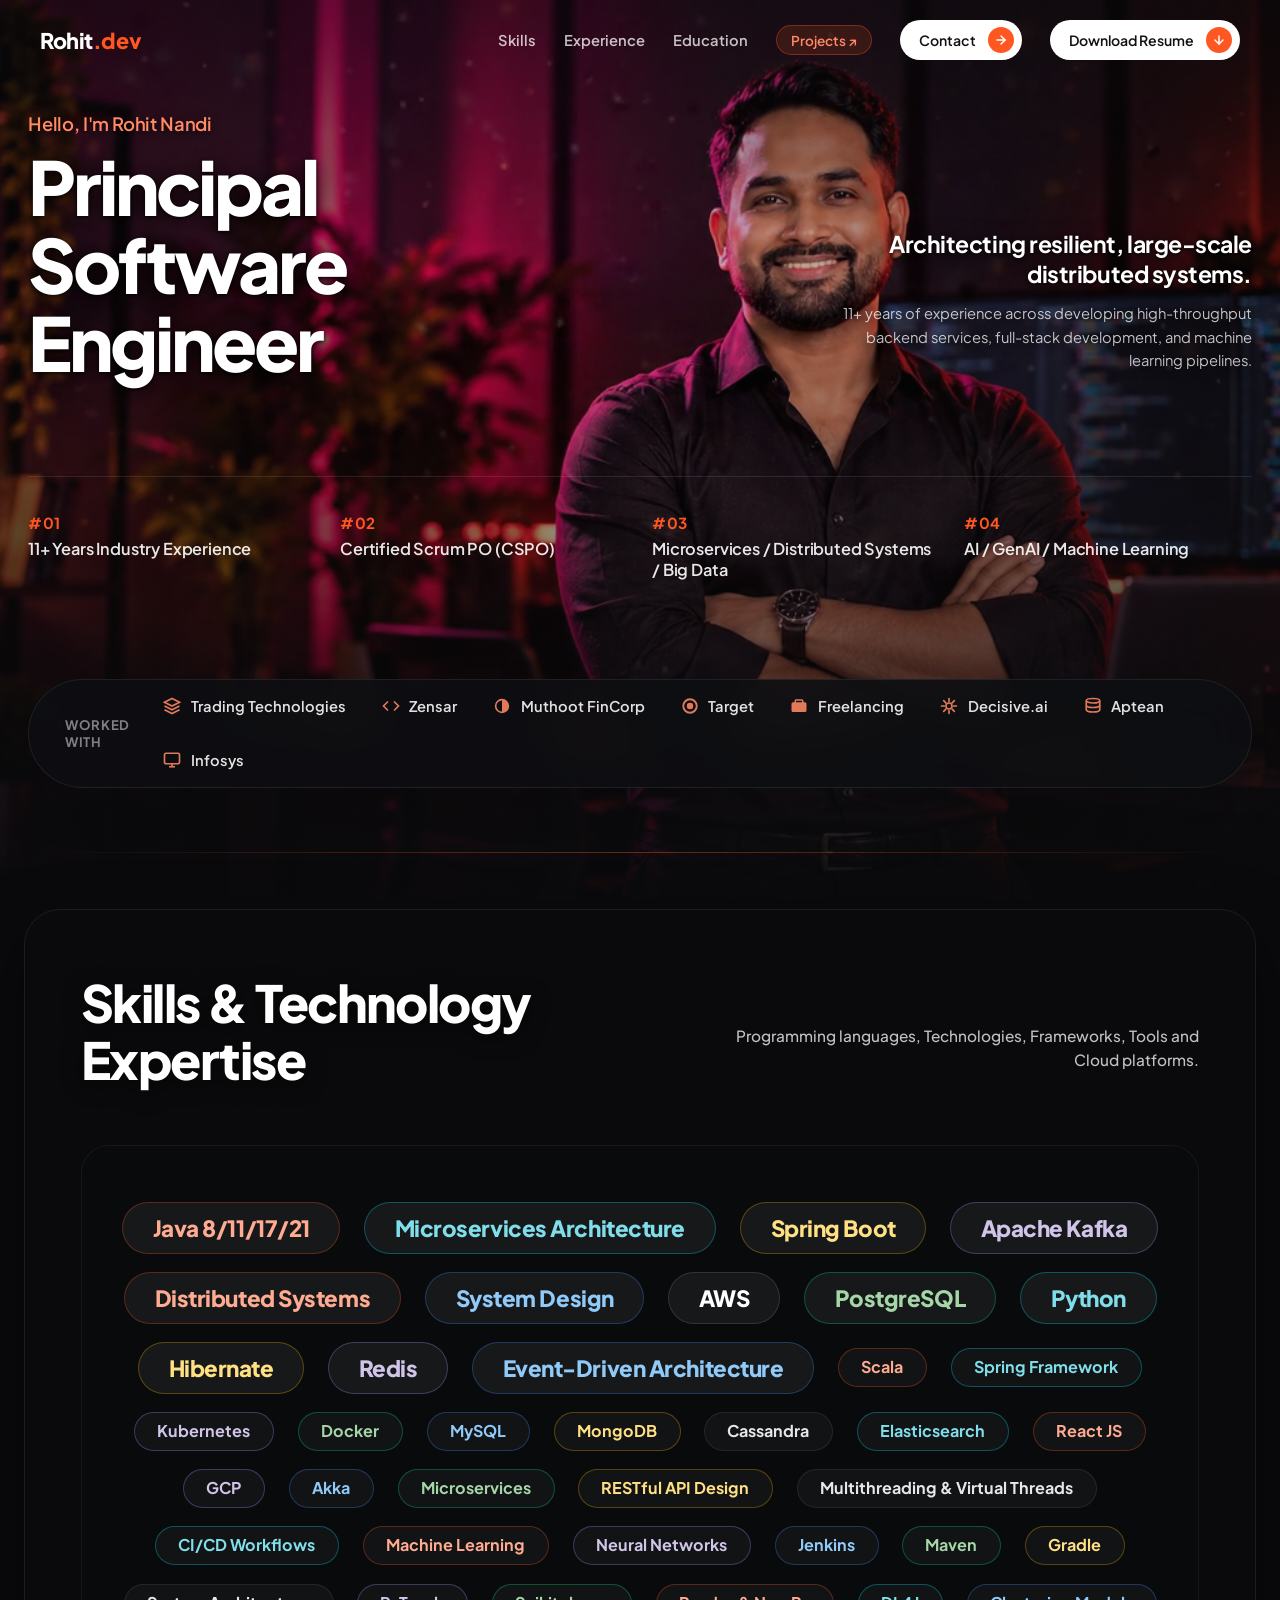
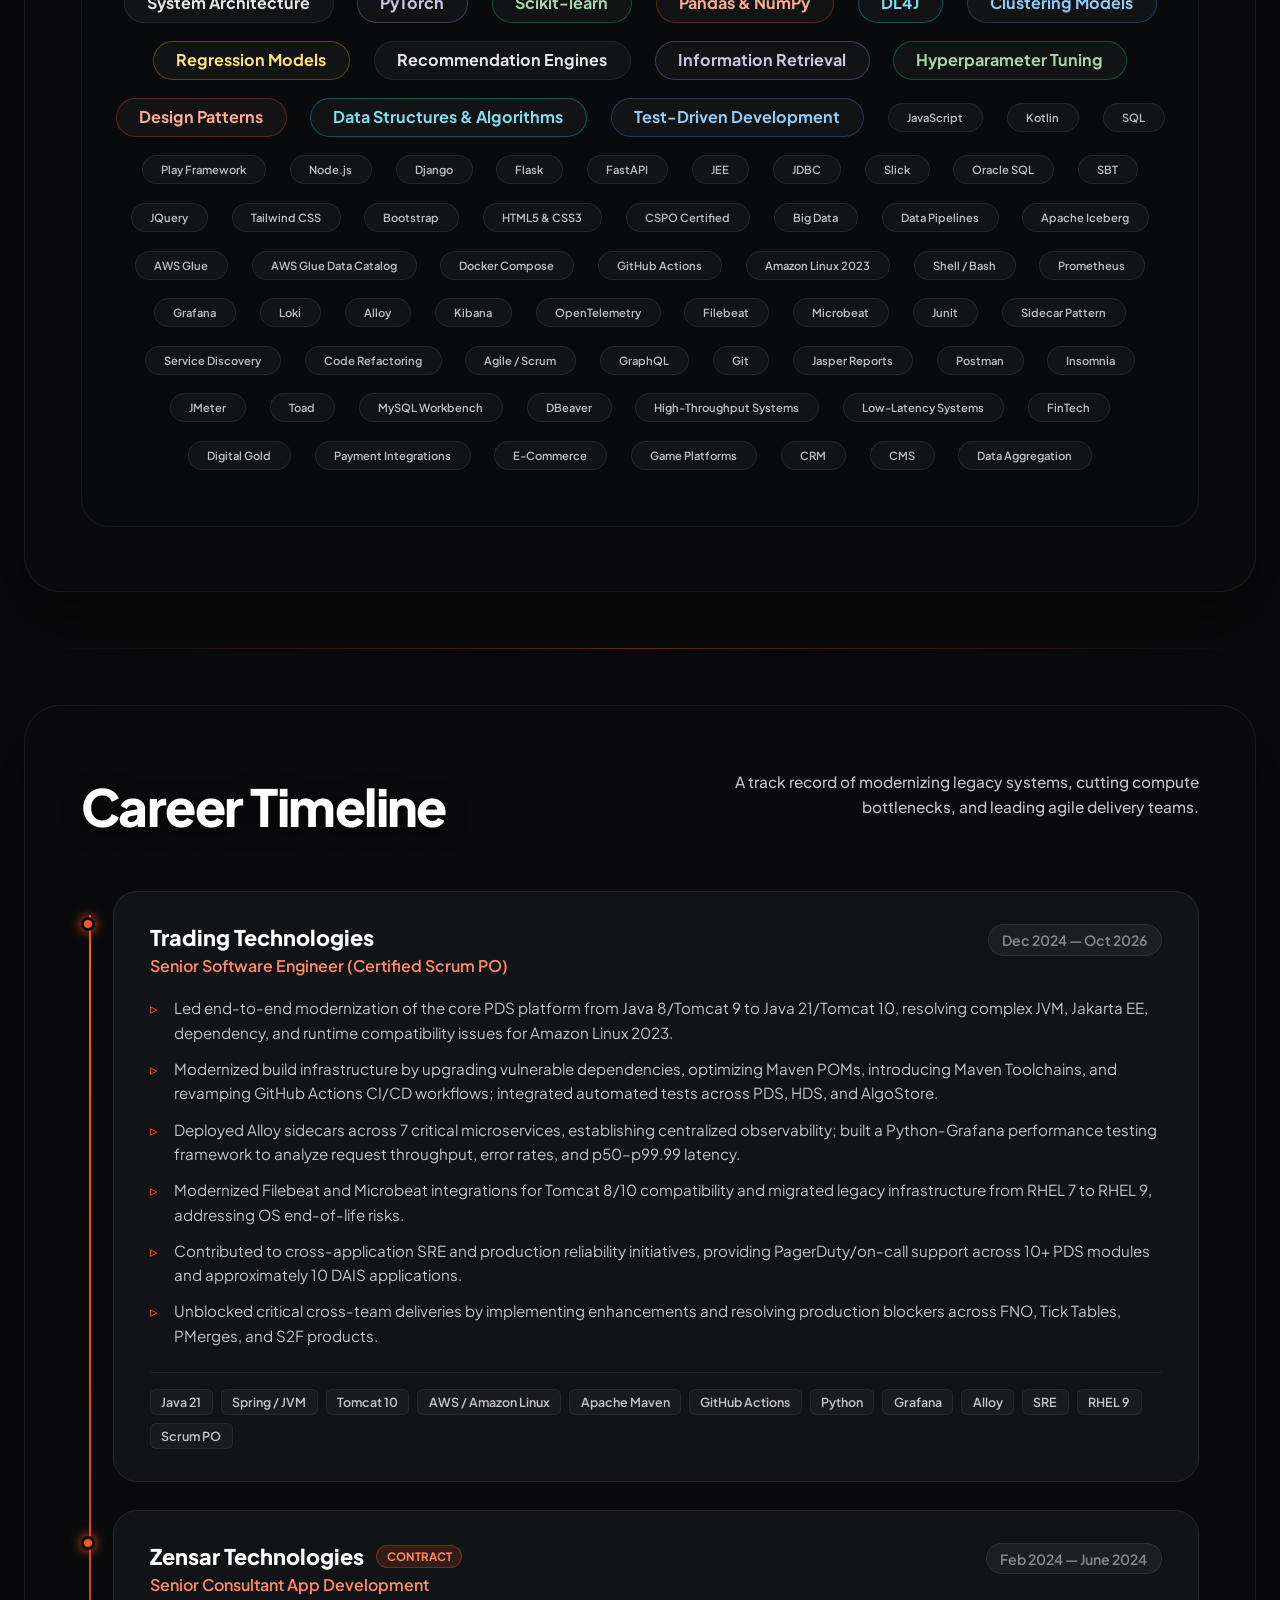
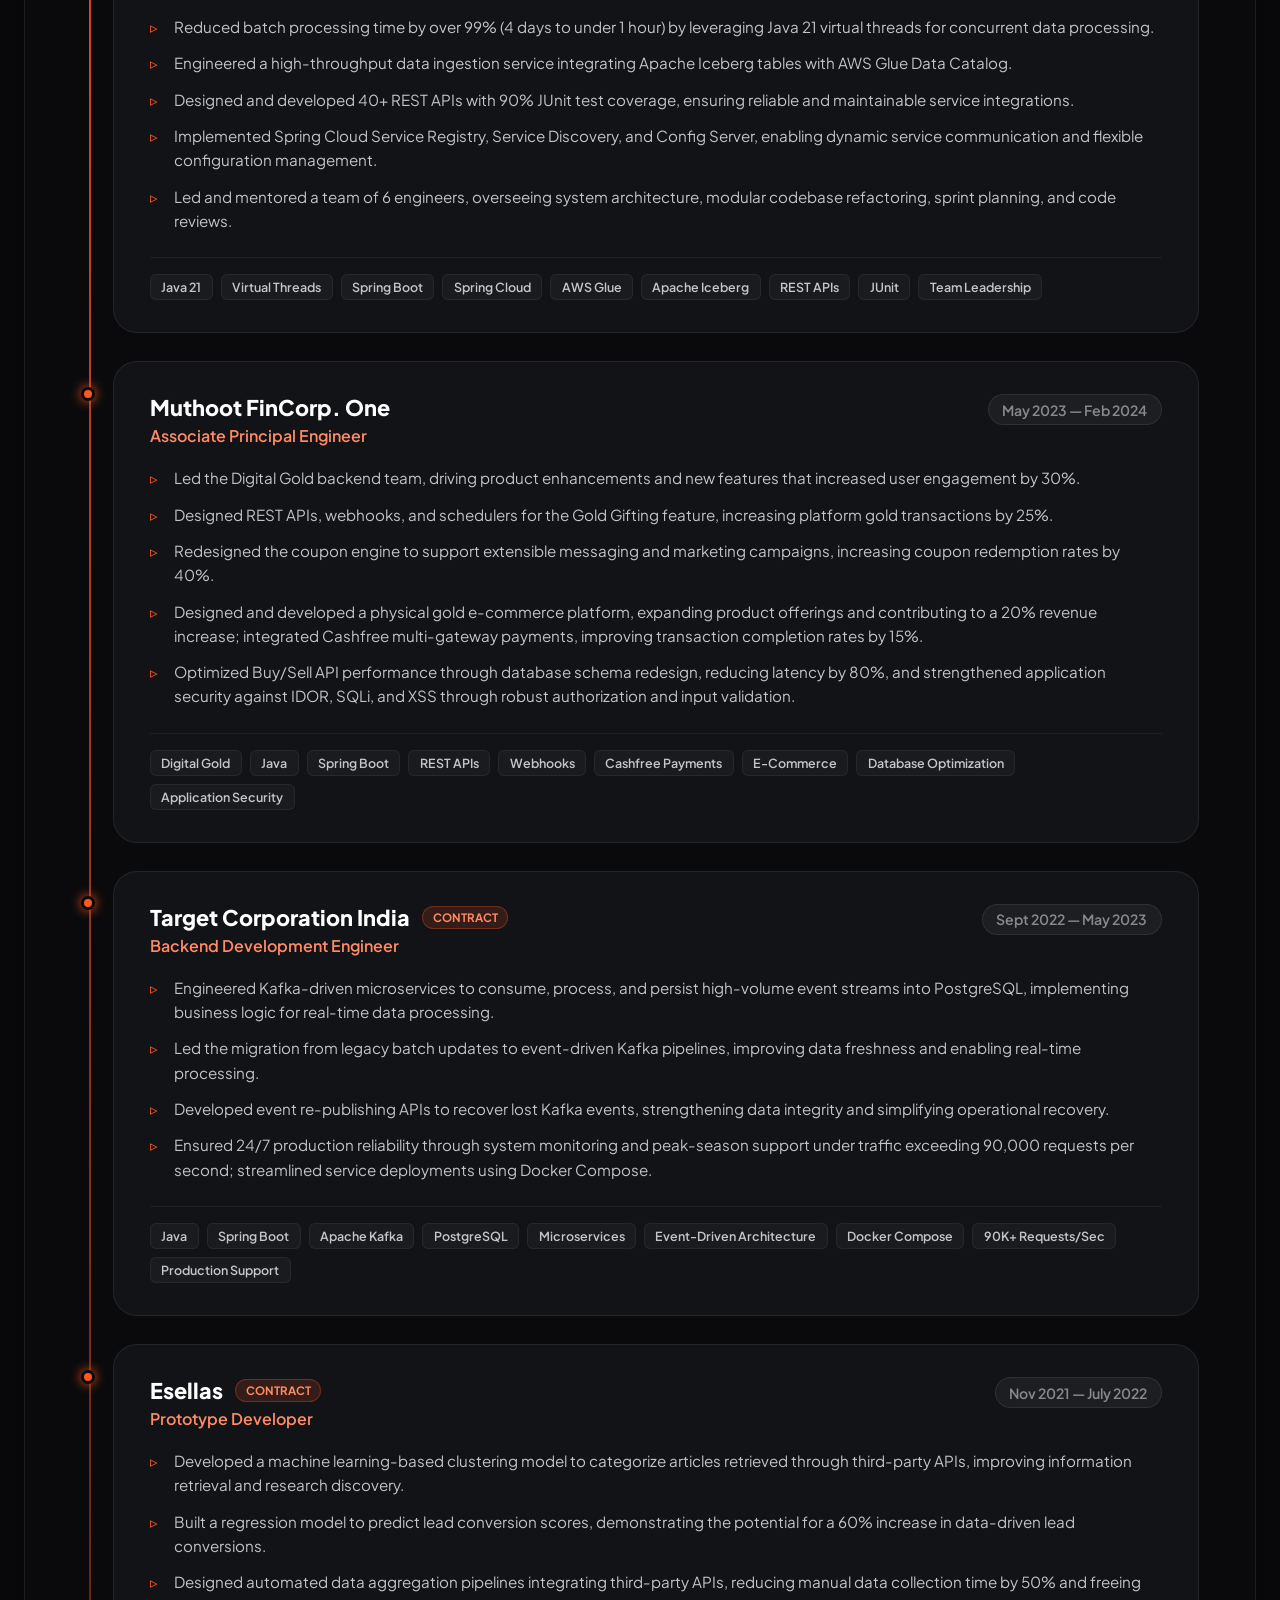
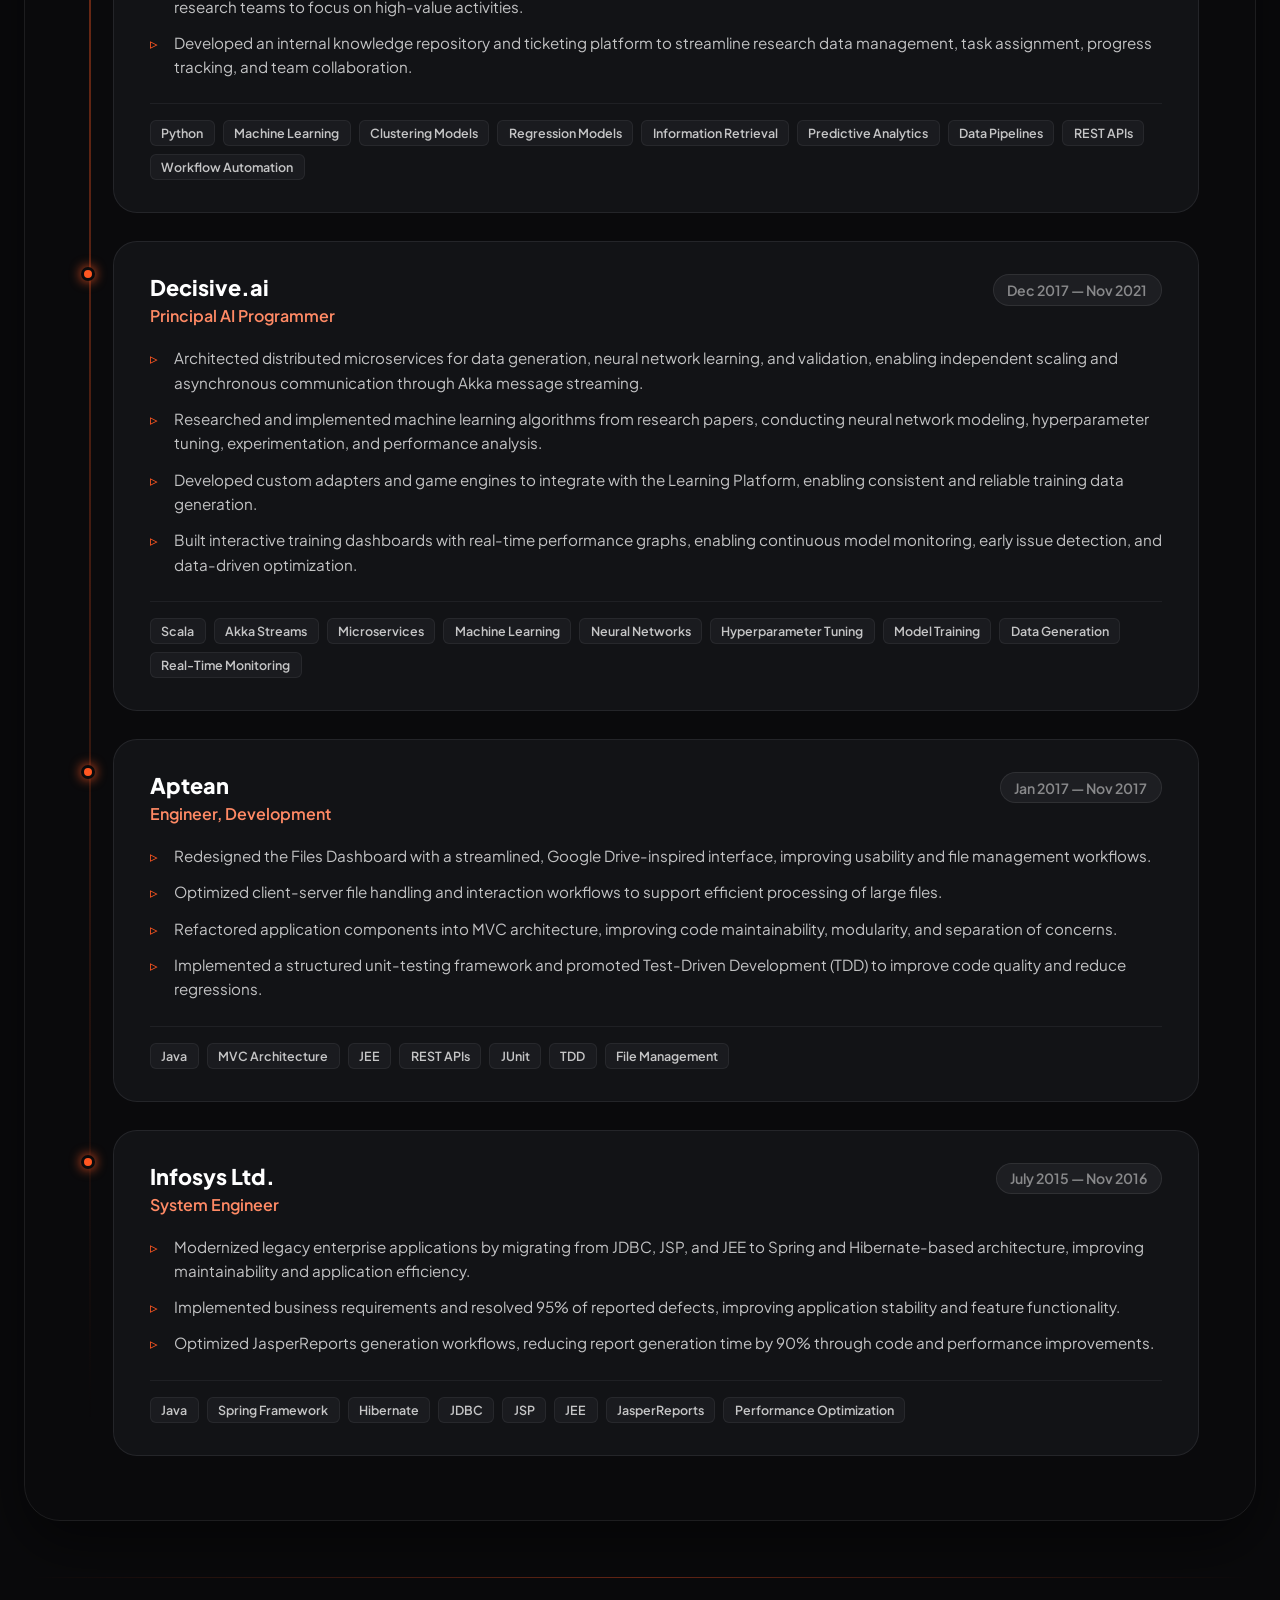
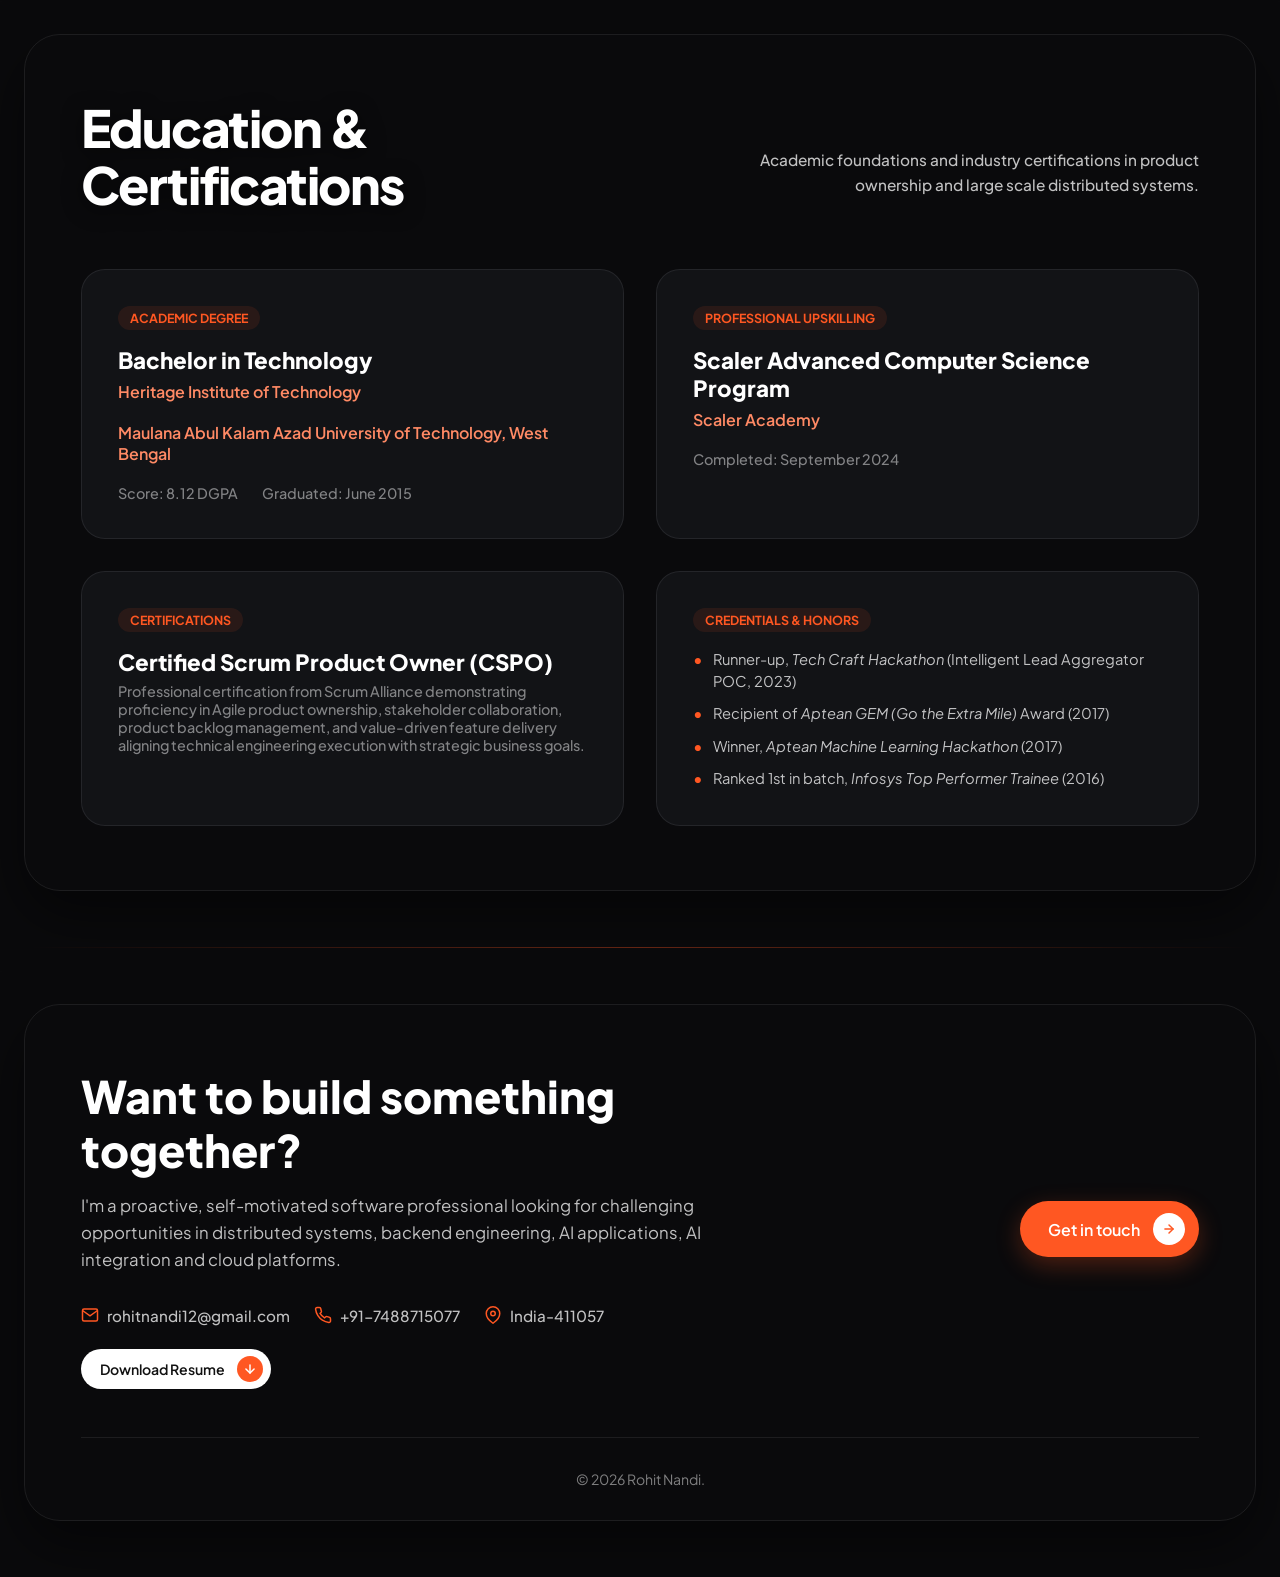
<file: index.html>
<!DOCTYPE html>
<html lang="en">

<head>
  <meta charset="UTF-8" />
  <meta name="viewport" content="width=device-width, initial-scale=1.0" />
  <title>Rohit Nandi — Software Engineer & Certified Scrum PO</title>
  <link rel="preconnect" href="https://fonts.googleapis.com">
  <link rel="preconnect" href="https://fonts.gstatic.com" crossorigin>
  <link href="https://fonts.googleapis.com/css2?family=Plus+Jakarta+Sans:wght@400;500;600;700;800&display=swap"
    rel="stylesheet">
  <link rel="stylesheet" href="style.css" />
</head>

<body>
  <!-- Fixed Background Canvas for Smooth Scroll Animation -->
  <div class="canvas-container">
    <canvas id="scroll-canvas"></canvas>
    <div class="canvas-overlay"></div>
  </div>

  <!-- Top Fixed Navigation Bar -->
  <header class="navbar" id="main-navbar">
    <div class="nav-container">
      <a href="#home" class="logo">Rohit<span>.dev</span></a>
      <nav class="nav-links">
        <button class="nav-close" aria-label="Close menu">✕</button>
        <a href="#skills" class="nav-item">Skills</a>
        <!-- <a href="#projects" class="nav-item">Projects</a> -->
        <a href="#experience" class="nav-item">Experience</a>
        <a href="#education" class="nav-item">Education</a>
        <a href="projects.html" class="nav-item nav-pill-link">Projects ↗</a>
        <a href="#about" class="btn-touch-nav">
          <span>Contact</span>
          <span class="btn-arrow-circle">
            <svg width="14" height="14" viewBox="0 0 24 24" fill="none" stroke="currentColor" stroke-width="2.5"
              stroke-linecap="round" stroke-linejoin="round">
              <line x1="5" y1="12" x2="19" y2="12"></line>
              <polyline points="12 5 19 12 12 19"></polyline>
            </svg>
          </span>
        </a>
        <a href="Rohit Nandi 01112026.pdf" download class="btn-touch-nav">
          <span>Download Resume</span>
          <span class="btn-arrow-circle">
            <svg width="14" height="14" viewBox="0 0 24 24" fill="none" stroke="currentColor" stroke-width="2.5"
              stroke-linecap="round" stroke-linejoin="round">
              <line x1="12" y1="5" x2="12" y2="19"></line>
              <polyline points="5 12 12 19 19 12"></polyline>
            </svg>
          </span>
        </a>
      </nav>
    <!-- Hamburger toggle button -->
    <button class="nav-toggle" aria-label="Toggle navigation menu">
      <span></span>
      <span></span>
      <span></span>
    </button>
    </div>
  </header>

  <!-- Content Layer Over Scroll Animation -->
  <div class="page-wrapper">
    <!-- HERO SECTION -->
    <section class="hero-section" id="home">
      <div class="hero-main">
        <div class="hero-left">
          <p class="hero-subtitle">Hello, I'm Rohit Nandi</p>
          <h1 class="hero-title">Principal Software<br>Engineer</h1>
        </div>
        <div class="hero-right">
          <h2 class="hero-quote">Architecting resilient, large-scale distributed systems.</h2>
          <p class="hero-description">
            11+ years of experience across developing high-throughput backend services, full-stack development, and
            machine
            learning pipelines.
          </p>
        </div>
      </div>

      <!-- Quick Metrics / Pillars Row -->
      <div class="services-grid">
        <div class="service-item">
          <span class="service-number">#01</span>
          <span class="service-name">11+ Years Industry Experience</span>
        </div>
        <div class="service-item">
          <span class="service-number">#02</span>
          <span class="service-name">Certified Scrum PO (CSPO)</span>
        </div>
        <div class="service-item">
          <span class="service-number">#03</span>
          <span class="service-name">Microservices / Distributed Systems / Big Data</span>
        </div>
        <div class="service-item">
          <span class="service-number">#04</span>
          <span class="service-name">AI / GenAI / Machine Learning</span>
        </div>
      </div>

      <!-- Companies / Brands Bar -->
      <div class="brands-bar-wrapper">
        <div class="brands-bar">
          <span class="brands-label">Worked With</span>
          <div class="brands-list">
            <div class="brand-item">
              <svg class="brand-icon" width="18" height="18" viewBox="0 0 24 24" fill="none" stroke="currentColor"
                stroke-width="2.2">
                <polygon points="12 2 2 7 12 12 22 7 12 2"></polygon>
                <polyline points="2 17 12 22 22 17"></polyline>
                <polyline points="2 12 12 17 22 12"></polyline>
              </svg>
              <span>Trading Technologies</span>
            </div>
            <div class="brand-item">
              <svg class="brand-icon" width="18" height="18" viewBox="0 0 24 24" fill="none" stroke="currentColor"
                stroke-width="2.2">
                <polyline points="16 18 22 12 16 6"></polyline>
                <polyline points="8 6 2 12 8 18"></polyline>
              </svg>
              <span>Zensar</span>
            </div>
            <div class="brand-item">
              <svg class="brand-icon" width="18" height="18" viewBox="0 0 24 24">
                <circle cx="12" cy="12" r="8.5" stroke="currentColor" stroke-width="2.2" fill="none" />
                <path d="M12 3.5 A8.5 8.5 0 0 1 12 20.5 Z" fill="currentColor" />
              </svg>
              <span>Muthoot FinCorp</span>
            </div>
            <div class="brand-item">
              <svg class="brand-icon" width="18" height="18" viewBox="0 0 24 24" fill="none" stroke="currentColor"
                stroke-width="2.5">
                <circle cx="12" cy="12" r="9"></circle>
                <circle cx="12" cy="12" r="3" fill="currentColor"></circle>
              </svg>
              <span>Target</span>
            </div>
            <div class="brand-item">
              <svg class="brand-icon" width="18" height="18" viewBox="0 0 24 24" fill="currentColor">
                <path
                  d="M6 7V5a2 2 0 012-2h8a2 2 0 012 2v2h2a2 2 0 012 2v9a2 2 0 01-2 2H4a2 2 0 01-2-2V9a2 2 0 012-2h2zm2-2v2h8V5H8z" />
              </svg>
              <span>Freelancing</span>
            </div>
            <div class="brand-item">
              <svg class="brand-icon" width="18" height="18" viewBox="0 0 24 24" fill="none" stroke="currentColor"
                stroke-width="2.2" stroke-linecap="round" stroke-linejoin="round">
                <path
                  d="M12 2v4M12 18v4M4.93 4.93l2.83 2.83M16.24 16.24l2.83 2.83M2 12h4M18 12h4M4.93 19.07l2.83-2.83M16.24 7.76l2.83-2.83">
                </path>
                <circle cx="12" cy="12" r="4"></circle>
              </svg>
              <span>Decisive.ai</span>
            </div>

            <div class="brand-item">
              <svg class="brand-icon" width="18" height="18" viewBox="0 0 24 24" fill="none" stroke="currentColor"
                stroke-width="2.2">
                <ellipse cx="12" cy="5" rx="9" ry="3"></ellipse>
                <path d="M3 5v6c0 1.66 4 3 9 3s9-1.34 9-3V5"></path>
                <path d="M3 11v6c0 1.66 4 3 9 3s9-1.34 9-3v-6"></path>
              </svg>
              <span>Aptean</span>
            </div>

            <div class="brand-item">
              <svg class="brand-icon" width="18" height="18" viewBox="0 0 24 24" fill="none" stroke="currentColor"
                stroke-width="2.2">
                <rect x="2" y="3" width="20" height="14" rx="2" ry="2"></rect>
                <line x1="8" y1="21" x2="16" y2="21"></line>
                <line x1="12" y1="17" x2="12" y2="21"></line>
              </svg>
              <span>Infosys</span>
            </div>
          </div>
        </div>
      </div>
    </section>

    <!-- VISUAL SECTION DIVIDER -->
    <div class="section-divider"></div>

    <!-- SECTION 01: SKILLS & TECHNOLOGY EXPERTISE (WORD CLOUD) -->
    <section class="section-block section-card-frame skills-cloud-section" id="skills">
      <div class="section-header skills-cloud-header">
        <div class="section-header-left">
          <h2 class="section-title">Skills & Technology Expertise</h2>
        </div>
        <div class="section-header-right">
          <p class="section-header-desc">
            Programming languages, Technologies, Frameworks, Tools and Cloud platforms.
          </p>
        </div>
      </div>

      <!-- Interactive Skills Word Cloud -->
      <div class="skills-word-cloud" id="skills-cloud">

        <!-- Tier 1: Core Expertise -->
        <span class="cloud-word tier-1 accent-orange">Java 8/11/17/21</span>
        <span class="cloud-word tier-1 accent-cyan">Microservices Architecture</span>
        <span class="cloud-word tier-1 accent-amber">Spring Boot</span>
        <span class="cloud-word tier-1 accent-purple">Apache Kafka</span>
        <span class="cloud-word tier-1 accent-orange">Distributed Systems</span>
        <span class="cloud-word tier-1 accent-blue">System Design</span>
        <span class="cloud-word tier-1 accent-magenta">AWS</span>
        <span class="cloud-word tier-1 accent-green">PostgreSQL</span>
        <span class="cloud-word tier-1 accent-cyan">Python</span>
        <span class="cloud-word tier-1 accent-amber">Hibernate</span>
        <span class="cloud-word tier-1 accent-purple">Redis</span>
        <span class="cloud-word tier-1 accent-blue">Event-Driven Architecture</span>

        <!-- Tier 2: Major Technologies & Frameworks -->
        <span class="cloud-word tier-2 accent-orange">Scala</span>
        <span class="cloud-word tier-2 accent-cyan">Spring Framework</span>
        <span class="cloud-word tier-2 accent-purple">Kubernetes</span>
        <span class="cloud-word tier-2 accent-green">Docker</span>
        <span class="cloud-word tier-2 accent-blue">MySQL</span>
        <span class="cloud-word tier-2 accent-amber">MongoDB</span>
        <span class="cloud-word tier-2 accent-magenta">Cassandra</span>
        <span class="cloud-word tier-2 accent-cyan">Elasticsearch</span>
        <span class="cloud-word tier-2 accent-orange">React JS</span>
        <span class="cloud-word tier-2 accent-purple">GCP</span>
        <span class="cloud-word tier-2 accent-blue">Akka</span>
        <span class="cloud-word tier-2 accent-green">Microservices</span>
        <span class="cloud-word tier-2 accent-amber">RESTful API Design</span>
        <span class="cloud-word tier-2 accent-magenta">Multithreading & Virtual Threads</span>
        <span class="cloud-word tier-2 accent-cyan">CI/CD Workflows</span>
        <span class="cloud-word tier-2 accent-orange">Machine Learning</span>
        <span class="cloud-word tier-2 accent-purple">Neural Networks</span>
        <span class="cloud-word tier-2 accent-blue">Jenkins</span>
        <span class="cloud-word tier-2 accent-green">Maven</span>
        <span class="cloud-word tier-2 accent-amber">Gradle</span>
        <span class="cloud-word tier-2 accent-magenta">System Architecture</span>
        <span class="cloud-word tier-2 accent-purple">PyTorch</span>
        <span class="cloud-word tier-2 accent-green">Scikit-learn</span>
        <span class="cloud-word tier-2 accent-orange">Pandas & NumPy</span>
        <span class="cloud-word tier-2 accent-cyan">DL4J</span>
        <span class="cloud-word tier-2 accent-blue">Clustering Models</span>
        <span class="cloud-word tier-2 accent-amber">Regression Models</span>
        <span class="cloud-word tier-2 accent-magenta">Recommendation Engines</span>
        <span class="cloud-word tier-2 accent-purple">Information Retrieval</span>
        <span class="cloud-word tier-2 accent-green">Hyperparameter Tuning</span>
        <span class="cloud-word tier-2 accent-orange">Design Patterns</span>
        <span class="cloud-word tier-2 accent-cyan">Data Structures & Algorithms</span>
        <span class="cloud-word tier-2 accent-blue">Test-Driven Development</span>

        <!-- Tier 3: Supporting Technologies, Tools & Expertise -->
        <span class="cloud-word tier-3">JavaScript</span>
        <span class="cloud-word tier-3">Kotlin</span>
        <span class="cloud-word tier-3">SQL</span>
        <span class="cloud-word tier-3">Play Framework</span>
        <span class="cloud-word tier-3">Node.js</span>
        <span class="cloud-word tier-3">Django</span>
        <span class="cloud-word tier-3">Flask</span>
        <span class="cloud-word tier-3">FastAPI</span>
        <span class="cloud-word tier-3">JEE</span>
        <span class="cloud-word tier-3">JDBC</span>
        <span class="cloud-word tier-3">Slick</span>
        <span class="cloud-word tier-3">Oracle SQL</span>
        <span class="cloud-word tier-3">SBT</span>
        <span class="cloud-word tier-3">JQuery</span>
        <span class="cloud-word tier-3">Tailwind CSS</span>
        <span class="cloud-word tier-3">Bootstrap</span>
        <span class="cloud-word tier-3">HTML5 & CSS3</span>
        <span class="cloud-word tier-3">CSPO Certified</span>
        <span class="cloud-word tier-3">Big Data</span>
        <span class="cloud-word tier-3">Data Pipelines</span>
        <span class="cloud-word tier-3">Apache Iceberg</span>
        <span class="cloud-word tier-3">AWS Glue</span>
        <span class="cloud-word tier-3">AWS Glue Data Catalog</span>
        <span class="cloud-word tier-3">Docker Compose</span>
        <span class="cloud-word tier-3">GitHub Actions</span>
        <span class="cloud-word tier-3">Amazon Linux 2023</span>
        <span class="cloud-word tier-3">Shell / Bash</span>
        <span class="cloud-word tier-3">Prometheus</span>
        <span class="cloud-word tier-3">Grafana</span>
        <span class="cloud-word tier-3">Loki</span>
        <span class="cloud-word tier-3">Alloy</span>
        <span class="cloud-word tier-3">Kibana</span>
        <span class="cloud-word tier-3">OpenTelemetry</span>
        <span class="cloud-word tier-3">Filebeat</span>
        <span class="cloud-word tier-3">Microbeat</span>
        <span class="cloud-word tier-3">Junit</span>
        <span class="cloud-word tier-3">Sidecar Pattern</span>
        <span class="cloud-word tier-3">Service Discovery</span>
        <span class="cloud-word tier-3">Code Refactoring</span>
        <span class="cloud-word tier-3">Agile / Scrum</span>
        <span class="cloud-word tier-3">GraphQL</span>
        <span class="cloud-word tier-3">Git</span>
        <span class="cloud-word tier-3">Jasper Reports</span>
        <span class="cloud-word tier-3">Postman</span>
        <span class="cloud-word tier-3">Insomnia</span>
        <span class="cloud-word tier-3">JMeter</span>
        <span class="cloud-word tier-3">Toad</span>
        <span class="cloud-word tier-3">MySQL Workbench</span>
        <span class="cloud-word tier-3">DBeaver</span>
        <span class="cloud-word tier-3">High-Throughput Systems</span>
        <span class="cloud-word tier-3">Low-Latency Systems</span>
        <span class="cloud-word tier-3">FinTech</span>
        <span class="cloud-word tier-3">Digital Gold</span>
        <span class="cloud-word tier-3">Payment Integrations</span>
        <span class="cloud-word tier-3">E-Commerce</span>
        <span class="cloud-word tier-3">Game Platforms</span>
        <span class="cloud-word tier-3">CRM</span>
        <span class="cloud-word tier-3">CMS</span>
        <span class="cloud-word tier-3">Data Aggregation</span>

      </div>
    </section>


    <!-- VISUAL SECTION DIVIDER -->
    <!--
    <div class="section-divider"></div>
    <!- SECTION 02: FEATURED PROJECTS (FULL-BLEED SINGLE ROW OF 4 CARDS) ->
    <section class="section-block projects-section-fullwidth" id="projects">
      <div class="projects-section-header-wrap">
        <div class="section-header">
          <div class="section-header-left">
            <span class="section-tag">02 / Featured Projects</span>
            <h2 class="section-title">Production Systems & Architecture</h2>
          </div>
          <div class="section-header-right">
            <p class="section-header-desc">
              Highlighted distributed services, event pipelines, and platform migrations built to sustain high scale.
            </p>
            <a href="projects.html" class="btn-catalogue-link">
              <span>Explore Full Catalogue (8+)</span>
              <svg width="16" height="16" viewBox="0 0 24 24" fill="none" stroke="currentColor" stroke-width="2.5">
                <line x1="5" y1="12" x2="19" y2="12"></line>
                <polyline points="12 5 19 12 12 19"></polyline>
              </svg>
            </a>
          </div>
        </div>
      </div>

      <!- Single Row of 4 Compact Cards with 0 Margin & Padding from Window ->
      <div class="projects-featured-grid full-bleed-row">
        <!- Card 1 ->
        <a href="projects.html?id=fintech" class="project-featured-card">
          <div class="p-card-media">
            <img src="./assets/project-fintech.png" alt="Digital Gold Fintech Platform" />
            <span class="p-card-badge">Fintech</span>
          </div>
          <div class="p-card-body">
            <span class="p-card-client">Muthoot FinCorp</span>
            <h3 class="p-card-title">Digital Gold & Payments</h3>
            <p class="p-card-desc">Gifting & physical gold commerce APIs with Cashfree integration, cutting DB latency
              by 80%.</p>
            <div class="p-card-tags">
              <span>Java 21</span>
              <span>Postgres</span>
              <span>Cashfree</span>
              <span>REST APIs</span>
            </div>
          </div>
        </a>

        <!- Card 2 ->
        <a href="projects.html?id=kafka" class="project-featured-card">
          <div class="p-card-media">
            <img src="./assets/project-kafka.png" alt="Real-Time Event Streamer" />
            <span class="p-card-badge">Streaming / 90k+ rps</span>
          </div>
          <div class="p-card-body">
            <span class="p-card-client">Target Corporation</span>
            <h3 class="p-card-title">Real-Time Event Streamer</h3>
            <p class="p-card-desc">Kafka pipeline streaming live events to Postgres under peak retail loads >90,000
              req/sec.</p>
            <div class="p-card-tags">
              <span>Kafka</span>
              <span>PostgreSQL</span>
              <span>Docker</span>
              <span>Event-Driven</span>
            </div>
          </div>
        </a>

        <!- Card 3 ->
        <a href="projects.html?id=java21" class="project-featured-card">
          <div class="p-card-media">
            <img src="./assets/project-java21.png" alt="Core Platform Java 21 Migration" />
            <span class="p-card-badge">Platform Migration</span>
          </div>
          <div class="p-card-body">
            <span class="p-card-client">Trading Technologies</span>
            <h3 class="p-card-title">Java 21 & Alloy Observability</h3>
            <p class="p-card-desc">Migrated core platform to Java 21/Tomcat 10 and deployed Alloy sidecar across 7
              microservices.</p>
            <div class="p-card-tags">
              <span>Java 21</span>
              <span>Tomcat 10</span>
              <span>Alloy</span>
              <span>CI/CD</span>
            </div>
          </div>
        </a>

        <- Card 4 ->
        <a href="projects.html?id=ml" class="project-featured-card">
          <div class="p-card-media">
            <img src="./assets/project-ml.png" alt="Neural Network & Lead Scoring" />
            <span class="p-card-badge">Machine Learning</span>
          </div>
          <div class="p-card-body">
            <span class="p-card-client">Decisive.ai & Esellas</span>
            <h3 class="p-card-title">Neural Net & Lead Scoring</h3>
            <p class="p-card-desc">Distributed ML architecture with Akka streaming, clustering, and training telemetry
              (+60% leads).</p>
            <div class="p-card-tags">
              <span>PyTorch</span>
              <span>Akka</span>
              <span>Clustering</span>
              <span>Python</span>
            </div>
          </div>
        </a>
      </div>

      <- Bottom Direct Link Button to projects.html ->
      <div class="projects-cta-footer">
        <a href="projects.html" class="btn-projects-catalogue">
          <span>Open Full Projects Catalogue with Search & Filters</span>
          <span class="btn-arrow-badge">→</span>
        </a>
      </div>
    </section>
    -->

    <!-- VISUAL SECTION DIVIDER -->
    <div class="section-divider"></div>

    <!-- SECTION 03: CAREER HISTORY TIMELINE -->
    <section class="section-block section-card-frame" id="experience">
      <div class="section-header">
        <div class="section-header-left">
          <!-- <span class="section-tag">03 / Career History</span> -->
          <h2 class="section-title">Career Timeline</h2>
        </div>
        <div class="section-header-right">
          <p class="section-header-desc">
            A track record of modernizing legacy systems, cutting compute bottlenecks, and leading agile delivery teams.
          </p>
        </div>
      </div>

      <div class="timeline-container">
        <!-- Timeline Item 1 -->
        <div class="timeline-item">
          <div class="timeline-marker">
            <span class="timeline-dot"></span>
          </div>
          <div class="timeline-content">
            <div class="timeline-header">
              <div class="timeline-role-group">
                <h3 class="timeline-company">Trading Technologies</h3>
                <span class="timeline-role">Senior Software Engineer (Certified Scrum PO)</span>
              </div>
              <span class="timeline-period">Dec 2024 — Oct 2026</span>
            </div>

            <ul class="timeline-bullets">
              <li>Led end-to-end modernization of the core PDS platform from Java 8/Tomcat 9 to Java 21/Tomcat 10,
                resolving complex JVM, Jakarta EE, dependency, and runtime compatibility issues for Amazon Linux 2023.
              </li>
              <li>Modernized build infrastructure by upgrading vulnerable dependencies, optimizing Maven POMs,
                introducing Maven Toolchains, and revamping GitHub Actions CI/CD workflows; integrated automated tests
                across PDS, HDS, and AlgoStore.</li>
              <li>Deployed Alloy sidecars across 7 critical microservices, establishing centralized observability; built
                a Python-Grafana performance testing framework to analyze request throughput, error rates, and
                p50–p99.99 latency.</li>
              <li>Modernized Filebeat and Microbeat integrations for Tomcat 8/10 compatibility and migrated legacy
                infrastructure from RHEL 7 to RHEL 9, addressing OS end-of-life risks.</li>
              <li>Contributed to cross-application SRE and production reliability initiatives, providing
                PagerDuty/on-call support across 10+ PDS modules and approximately 10 DAIS applications.</li>
              <li>Unblocked critical cross-team deliveries by implementing enhancements and resolving production
                blockers across FNO, Tick Tables, PMerges, and S2F products.</li>
            </ul>

            <div class="timeline-tags">
              <span class="timeline-tag">Java 21</span>
              <span class="timeline-tag">Spring / JVM</span>
              <span class="timeline-tag">Tomcat 10</span>
              <span class="timeline-tag">AWS / Amazon Linux</span>
              <span class="timeline-tag">Apache Maven</span>
              <span class="timeline-tag">GitHub Actions</span>
              <span class="timeline-tag">Python</span>
              <span class="timeline-tag">Grafana</span>
              <span class="timeline-tag">Alloy</span>
              <span class="timeline-tag">SRE</span>
              <span class="timeline-tag">RHEL 9</span>
              <span class="timeline-tag">Scrum PO</span>
            </div>
          </div>
        </div>

        <!-- Timeline Item 2 -->
        <div class="timeline-item">
          <div class="timeline-marker">
            <span class="timeline-dot"></span>
          </div>
          <div class="timeline-content">
            <div class="timeline-header">
              <div class="timeline-role-group">
                <h3 class="timeline-company">Zensar Technologies <span class="tag-contract">Contract</span></h3>
                <span class="timeline-role">Senior Consultant App Development</span>
              </div>
              <span class="timeline-period">Feb 2024 — June 2024</span>
            </div>

            <ul class="timeline-bullets">
              <li>Reduced batch processing time by over 99% (4 days to under 1 hour) by leveraging Java 21 virtual
                threads for concurrent data processing.</li>
              <li>Engineered a high-throughput data ingestion service integrating Apache Iceberg tables with AWS Glue
                Data Catalog.</li>
              <li>Designed and developed 40+ REST APIs with 90% JUnit test coverage, ensuring reliable and maintainable
                service integrations.</li>
              <li>Implemented Spring Cloud Service Registry, Service Discovery, and Config Server, enabling dynamic
                service communication and flexible configuration management.</li>
              <li>Led and mentored a team of 6 engineers, overseeing system architecture, modular codebase refactoring,
                sprint planning, and code reviews.</li>
            </ul>

            <div class="timeline-tags">
              <span class="timeline-tag">Java 21</span>
              <span class="timeline-tag">Virtual Threads</span>
              <span class="timeline-tag">Spring Boot</span>
              <span class="timeline-tag">Spring Cloud</span>
              <span class="timeline-tag">AWS Glue</span>
              <span class="timeline-tag">Apache Iceberg</span>
              <span class="timeline-tag">REST APIs</span>
              <span class="timeline-tag">JUnit</span>
              <span class="timeline-tag">Team Leadership</span>
            </div>
          </div>
        </div>

        <!-- Timeline Item 3 -->
        <div class="timeline-item">
          <div class="timeline-marker">
            <span class="timeline-dot"></span>
          </div>
          <div class="timeline-content">
            <div class="timeline-header">
              <div class="timeline-role-group">
                <h3 class="timeline-company">Muthoot FinCorp. One</h3>
                <span class="timeline-role">Associate Principal Engineer</span>
              </div>
              <span class="timeline-period">May 2023 — Feb 2024</span>
            </div>

            <ul class="timeline-bullets">
              <li>Led the Digital Gold backend team, driving product enhancements and new features that increased user
                engagement by 30%.</li>
              <li>Designed REST APIs, webhooks, and schedulers for the Gold Gifting feature, increasing platform gold
                transactions by 25%.</li>
              <li>Redesigned the coupon engine to support extensible messaging and marketing campaigns, increasing
                coupon redemption rates by 40%.</li>
              <li>Designed and developed a physical gold e-commerce platform, expanding product offerings and
                contributing to a 20% revenue increase; integrated Cashfree multi-gateway payments, improving
                transaction completion rates by 15%.</li>
              <li>Optimized Buy/Sell API performance through database schema redesign, reducing latency by 80%, and
                strengthened application security against IDOR, SQLi, and XSS through robust authorization and input
                validation.</li>
            </ul>

            <div class="timeline-tags">
              <span class="timeline-tag">Digital Gold</span>
              <span class="timeline-tag">Java</span>
              <span class="timeline-tag">Spring Boot</span>
              <span class="timeline-tag">REST APIs</span>
              <span class="timeline-tag">Webhooks</span>
              <span class="timeline-tag">Cashfree Payments</span>
              <span class="timeline-tag">E-Commerce</span>
              <span class="timeline-tag">Database Optimization</span>
              <span class="timeline-tag">Application Security</span>
            </div>
          </div>
        </div>

        <!-- Timeline Item 4 -->
        <div class="timeline-item">
          <div class="timeline-marker">
            <span class="timeline-dot"></span>
          </div>
          <div class="timeline-content">
            <div class="timeline-header">
              <div class="timeline-role-group">
                <h3 class="timeline-company">Target Corporation India
                  <span class="tag-contract">Contract</span>
                </h3>
                <span class="timeline-role">Backend Development Engineer</span>
              </div>
              <span class="timeline-period">Sept 2022 — May 2023</span>
            </div>

            <ul class="timeline-bullets">
              <li>Engineered Kafka-driven microservices to consume, process, and persist high-volume event streams into
                PostgreSQL, implementing business logic for real-time data processing.</li>
              <li>Led the migration from legacy batch updates to event-driven Kafka pipelines, improving data freshness
                and enabling real-time processing.</li>
              <li>Developed event re-publishing APIs to recover lost Kafka events, strengthening data integrity and
                simplifying operational recovery.</li>
              <li>Ensured 24/7 production reliability through system monitoring and peak-season support under traffic
                exceeding 90,000 requests per second; streamlined service deployments using Docker Compose.</li>
            </ul>

            <div class="timeline-tags">
              <span class="timeline-tag">Java</span>
              <span class="timeline-tag">Spring Boot</span>
              <span class="timeline-tag">Apache Kafka</span>
              <span class="timeline-tag">PostgreSQL</span>
              <span class="timeline-tag">Microservices</span>
              <span class="timeline-tag">Event-Driven Architecture</span>
              <span class="timeline-tag">Docker Compose</span>
              <span class="timeline-tag">90K+ Requests/Sec</span>
              <span class="timeline-tag">Production Support</span>
            </div>
          </div>
        </div>


        <!-- Timeline Item 5: Esellas -->
        <div class="timeline-item">
          <div class="timeline-marker">
            <span class="timeline-dot"></span>
          </div>
          <div class="timeline-content">
            <div class="timeline-header">
              <div class="timeline-role-group">
                <h3 class="timeline-company">Esellas <span class="tag-contract">Contract</span></h3>
                <span class="timeline-role">Prototype Developer</span>
              </div>
              <span class="timeline-period">Nov 2021 — July 2022</span>
            </div>

            <ul class="timeline-bullets">
              <li>Developed a machine learning-based clustering model to categorize articles retrieved through
                third-party APIs, improving information retrieval and research discovery.</li>
              <li>Built a regression model to predict lead conversion scores, demonstrating the potential for a 60%
                increase in data-driven lead conversions.</li>
              <li>Designed automated data aggregation pipelines integrating third-party APIs, reducing manual data
                collection time by 50% and freeing research teams to focus on high-value activities.</li>
              <li>Developed an internal knowledge repository and ticketing platform to streamline research data
                management, task assignment, progress tracking, and team collaboration.</li>
            </ul>

            <div class="timeline-tags">
              <span class="timeline-tag">Python</span>
              <span class="timeline-tag">Machine Learning</span>
              <span class="timeline-tag">Clustering Models</span>
              <span class="timeline-tag">Regression Models</span>
              <span class="timeline-tag">Information Retrieval</span>
              <span class="timeline-tag">Predictive Analytics</span>
              <span class="timeline-tag">Data Pipelines</span>
              <span class="timeline-tag">REST APIs</span>
              <span class="timeline-tag">Workflow Automation</span>
            </div>
          </div>
        </div>

        <!-- Timeline Item 5: Decisive.ai -->
        <div class="timeline-item">
          <div class="timeline-marker">
            <span class="timeline-dot"></span>
          </div>
          <div class="timeline-content">
            <div class="timeline-header">
              <div class="timeline-role-group">
                <h3 class="timeline-company">Decisive.ai</h3>
                <span class="timeline-role">Principal AI Programmer</span>
              </div>
              <span class="timeline-period">Dec 2017 — Nov 2021</span>
            </div>

            <ul class="timeline-bullets">
              <li>Architected distributed microservices for data generation, neural network learning, and validation,
                enabling independent scaling and asynchronous communication through Akka message streaming.</li>
              <li>Researched and implemented machine learning algorithms from research papers, conducting neural network
                modeling, hyperparameter tuning, experimentation, and performance analysis.</li>
              <li>Developed custom adapters and game engines to integrate with the Learning Platform, enabling
                consistent and reliable training data generation.</li>
              <li>Built interactive training dashboards with real-time performance graphs, enabling continuous model
                monitoring, early issue detection, and data-driven optimization.</li>
            </ul>

            <div class="timeline-tags">
              <span class="timeline-tag">Scala</span>
              <span class="timeline-tag">Akka Streams</span>
              <span class="timeline-tag">Microservices</span>
              <span class="timeline-tag">Machine Learning</span>
              <span class="timeline-tag">Neural Networks</span>
              <span class="timeline-tag">Hyperparameter Tuning</span>
              <span class="timeline-tag">Model Training</span>
              <span class="timeline-tag">Data Generation</span>
              <span class="timeline-tag">Real-Time Monitoring</span>
            </div>
          </div>
        </div>

        <!-- Timeline Item 7: Aptean -->
        <div class="timeline-item">
          <div class="timeline-marker">
            <span class="timeline-dot"></span>
          </div>
          <div class="timeline-content">
            <div class="timeline-header">
              <div class="timeline-role-group">
                <h3 class="timeline-company">Aptean</h3>
                <span class="timeline-role">Engineer, Development</span>
              </div>
              <span class="timeline-period">Jan 2017 — Nov 2017</span>
            </div>

            <ul class="timeline-bullets">
              <li>Redesigned the Files Dashboard with a streamlined, Google Drive-inspired interface, improving
                usability and file management workflows.</li>
              <li>Optimized client-server file handling and interaction workflows to support efficient processing of
                large files.</li>
              <li>Refactored application components into MVC architecture, improving code maintainability, modularity,
                and separation of concerns.</li>
              <li>Implemented a structured unit-testing framework and promoted Test-Driven Development (TDD) to improve
                code quality and reduce regressions.</li>
            </ul>

            <div class="timeline-tags">
              <span class="timeline-tag">Java</span>
              <span class="timeline-tag">MVC Architecture</span>
              <span class="timeline-tag">JEE</span>
              <span class="timeline-tag">REST APIs</span>
              <span class="timeline-tag">JUnit</span>
              <span class="timeline-tag">TDD</span>
              <span class="timeline-tag">File Management</span>
            </div>
          </div>
        </div>

        <!-- Timeline Item 8: Infosys -->
        <div class="timeline-item">
          <div class="timeline-marker">
            <span class="timeline-dot"></span>
          </div>
          <div class="timeline-content">
            <div class="timeline-header">
              <div class="timeline-role-group">
                <h3 class="timeline-company">Infosys Ltd.</h3>
                <span class="timeline-role">System Engineer</span>
              </div>
              <span class="timeline-period">July 2015 — Nov 2016</span>
            </div>

            <ul class="timeline-bullets">
              <li>Modernized legacy enterprise applications by migrating from JDBC, JSP, and JEE to Spring and
                Hibernate-based architecture, improving maintainability and application efficiency.</li>
              <li>Implemented business requirements and resolved 95% of reported defects, improving application
                stability and feature functionality.</li>
              <li>Optimized JasperReports generation workflows, reducing report generation time by 90% through code and
                performance improvements.</li>
            </ul>

            <div class="timeline-tags">
              <span class="timeline-tag">Java</span>
              <span class="timeline-tag">Spring Framework</span>
              <span class="timeline-tag">Hibernate</span>
              <span class="timeline-tag">JDBC</span>
              <span class="timeline-tag">JSP</span>
              <span class="timeline-tag">JEE</span>
              <span class="timeline-tag">JasperReports</span>
              <span class="timeline-tag">Performance Optimization</span>
            </div>
          </div>
        </div>
      </div>
    </section>

    <!-- VISUAL SECTION DIVIDER -->
    <div class="section-divider"></div>

    <!-- SECTION 04: EDUCATION & CERTIFICATIONS -->
    <section class="section-block section-card-frame" id="education">
      <div class="section-header">
        <div class="section-header-left">
          <!-- <span class="section-tag">04 / Credentials</span> -->
          <h2 class="section-title">Education & Certifications</h2>
        </div>
        <div class="section-header-right">
          <p class="section-header-desc">
            Academic foundations and industry certifications in product ownership and large scale distributed systems.
          </p>
        </div>
      </div>

      <div class="education-awards-grid">
        <div class="info-card">
          <span class="info-card-badge">Academic Degree</span>
          <h3 class="info-card-title">Bachelor in Technology</h3>
          <p class="info-card-institution">Heritage Institute of Technology</p>
          <p class="info-card-institution">Maulana Abul Kalam Azad University of Technology, West Bengal</p>
          <div class="info-card-meta">
            <span>Score: 8.12 DGPA</span>
            <span>Graduated: June 2015</span>
          </div>
        </div>
        <div class="info-card">
          <span class="info-card-badge">Professional Upskilling</span>
          <h3 class="info-card-title">Scaler Advanced Computer Science Program</h3>
          <p class="info-card-institution">Scaler Academy</p>
          <div class="info-card-meta">
            <span>Completed: September 2024</span>
          </div>
        </div>
        <div class="info-card">
          <span class="info-card-badge">Certifications</span>
          <h3 class="info-card-title">Certified Scrum Product Owner (CSPO)</h3>
          <div class="info-card-meta">
            <span>Professional certification from Scrum Alliance demonstrating proficiency in Agile product ownership,
              stakeholder collaboration, product backlog management, and value-driven feature delivery aligning
              technical engineering execution with strategic business goals.</span>
          </div>
        </div>
        <div class="info-card">
          <span class="info-card-badge">Credentials & Honors</span>
          <ul class="info-bullets">
            <li>Runner-up, <em>Tech Craft Hackathon</em> (Intelligent Lead Aggregator POC, 2023)</li>
            <li>Recipient of <em>Aptean GEM (Go the Extra Mile)</em> Award (2017)</li>
            <li>Winner, <em>Aptean Machine Learning Hackathon</em> (2017)</li>
            <li>Ranked 1st in batch, <em>Infosys Top Performer Trainee</em> (2016)</li>
          </ul>
        </div>
      </div>
    </section>

    <!-- VISUAL SECTION DIVIDER -->
    <div class="section-divider"></div>

    <!-- SECTION 05: CONTACT CTA FOOTER -->
    <footer class="footer-cta-section section-card-frame" id="about">
      <div class="cta-card">
        <div class="cta-left">
          <!-- <span class="section-tag">05 / Let's Connect</span> -->
          <h2 class="cta-title">Want to build something together?</h2>
          <p class="cta-text">
            I'm a proactive, self-motivated software professional looking for challenging opportunities in distributed
            systems, backend engineering, AI applications, AI integration and cloud platforms.
          </p>
          <div class="contact-details">
            <a href="mailto:rohitnandi12@gmail.com" class="contact-link">
              <svg width="18" height="18" viewBox="0 0 24 24" fill="none" stroke="currentColor" stroke-width="2">
                <path d="M4 4h16c1.1 0 2 .9 2 2v12c0 1.1-.9 2-2 2H4c-1.1 0-2-.9-2-2V6c0-1.1.9-2 2-2z"></path>
                <polyline points="22,6 12,13 2,6"></polyline>
              </svg>
              rohitnandi12@gmail.com
            </a>
            <a href="tel:+917488715077" class="contact-link">
              <svg width="18" height="18" viewBox="0 0 24 24" fill="none" stroke="currentColor" stroke-width="2">
                <path
                  d="M22 16.92v3a2 2 0 0 1-2.18 2 19.79 19.79 0 0 1-8.63-3.07 19.5 19.5 0 0 1-6-6 19.79 19.79 0 0 1-3.07-8.67A2 2 0 0 1 4.11 2h3a2 2 0 0 1 2 1.72 12.84 12.84 0 0 0 .7 2.81 2 2 0 0 1-.45 2.11L8.09 9.91a16 16 0 0 0 6 6l1.27-1.27a2 2 0 0 1 2.11-.45 12.84 12.84 0 0 0 2.81.7A2 2 0 0 1 22 16.92z">
                </path>
              </svg>
              +91-7488715077
            </a>
            <span class="contact-link">
              <svg width="18" height="18" viewBox="0 0 24 24" fill="none" stroke="currentColor" stroke-width="2">
                <path d="M21 10c0 7-9 13-9 13s-9-6-9-13a9 9 0 0 1 18 0z"></path>
                <circle cx="12" cy="10" r="3"></circle>
              </svg>
              India-411057
            </span>
            <a href="Rohit Nandi 01112026.pdf" download class="btn-touch-nav">
              <span>Download Resume</span>
              <span class="btn-arrow-circle">
                <svg width="14" height="14" viewBox="0 0 24 24" fill="none" stroke="currentColor" stroke-width="2.5"
                  stroke-linecap="round" stroke-linejoin="round">
                  <line x1="12" y1="5" x2="12" y2="19"></line>
                  <polyline points="5 12 12 19 19 12"></polyline>
                </svg>
              </span>
            </a>
          </div>
        </div>
        <div class="cta-right">
          <a href="mailto:rohitnandi12@gmail.com" class="btn-touch-orange">
            <span>Get in touch</span>
            <span class="btn-arrow-circle-orange">
              <svg width="14" height="14" viewBox="0 0 24 24" fill="none" stroke="currentColor" stroke-width="2.5"
                stroke-linecap="round" stroke-linejoin="round">
                <line x1="5" y1="12" x2="19" y2="12"></line>
                <polyline points="12 5 19 12 12 19"></polyline>
              </svg>
            </span>
          </a>
        </div>
      </div>
      <div class="footer-bottom">
        <p>© 2026 Rohit Nandi.</p>
      </div>
    </footer>
  </div>

  <button id="scroll-top" aria-label="Scroll to top">↑</button>
<script src="script.js"></script>
</body>

</html>
</file>
<file: style.css>
/* ==========================================================================
   RESET & FOUNDATIONS
   ========================================================================== */
*,
*::before,
*::after {
  margin: 0;
  padding: 0;
  box-sizing: border-box;
}

:root {
  --font-main: 'Plus Jakarta Sans', system-ui, -apple-system, BlinkMacSystemFont, "Segoe UI", Roboto, sans-serif;
  --color-accent: #ff5722;
  --color-accent-soft: #ff8a65;
  --color-accent-glow: rgba(255, 87, 34, 0.28);
  --color-bg-dark: #0a0a0c;
  --color-frame-bg: rgba(14, 15, 19, 0.78);
  --color-card-bg: rgba(22, 23, 28, 0.7);
  --color-card-hover: rgba(28, 29, 36, 0.88);
  --color-border: rgba(255, 255, 255, 0.08);
  --color-border-hover: rgba(255, 255, 255, 0.22);
  --color-text-primary: #ffffff;
  --color-text-secondary: rgba(255, 255, 255, 0.75);
  --color-text-muted: rgba(255, 255, 255, 0.48);
}

html {
  font-family: var(--font-main);
  background-color: var(--color-bg-dark);
  color: var(--color-text-primary);
  scroll-behavior: smooth;
  overflow-x: hidden;
}

body {
  min-height: 100vh;
  width: 100%;
  overflow-x: hidden;
  background-color: var(--color-bg-dark);
  -webkit-font-smoothing: antialiased;
  -moz-osx-font-smoothing: grayscale;
}

/* ==========================================================================
   FIXED BACKGROUND SCROLL ANIMATION
   ========================================================================== */
.canvas-container {
  position: fixed;
  top: 0;
  left: 0;
  width: 100vw;
  height: 100vh;
  z-index: 0;
  pointer-events: none;
  overflow: hidden;
}

#scroll-canvas {
  width: 100%;
  height: 100%;
  display: block;
  object-fit: cover;
}

.canvas-overlay {
  position: absolute;
  inset: 0;
  background: radial-gradient(circle at 50% 40%, rgba(10, 10, 12, 0.05) 0%, rgba(10, 10, 12, 0.65) 100%),
    linear-gradient(180deg, rgba(10, 10, 12, 0.35) 0%, rgba(10, 10, 12, 0.05) 30%, rgba(10, 10, 12, 0.4) 70%, rgba(10, 10, 12, 0.92) 100%);
  pointer-events: none;
}

/* ==========================================================================
   CONTENT WRAPPER
   ========================================================================== */
.page-wrapper {
  position: relative;
  z-index: 10;
  width: 100%;
  max-width: 1440px;
  margin: 0 auto;
  padding: 0 1.5rem;
}

/* ==========================================================================
   NAVIGATION BAR (NOT FIXED INITIALLY — FIXED ONLY ON SCROLL)
   ========================================================================== */
.navbar {
  position: absolute;
  top: 0;
  left: 0;
  width: 100%;
  z-index: 1000;
  padding: 1.25rem 2.5rem;
  background: transparent;
  border-bottom: 1px solid transparent;
  box-shadow: none;
  backdrop-filter: none;
  -webkit-backdrop-filter: none;
  transition: background 0.3s ease, border-color 0.3s ease, box-shadow 0.3s ease, padding 0.3s ease;
}

/* Activated only when page is scrolled */
.navbar.is-fixed {
  position: fixed;
  top: 0;
  left: 0;
  width: 100%;
  padding: 0.95rem 2.5rem;
  background: rgba(10, 11, 14, 0.8);
  backdrop-filter: blur(24px);
  -webkit-backdrop-filter: blur(24px);
  border-bottom: 1px solid var(--color-border);
  box-shadow: 0 10px 30px rgba(0, 0, 0, 0.45);
  animation: navSlideIn 0.35s cubic-bezier(0.16, 1, 0.3, 1) forwards;
}

@keyframes navSlideIn {
  from {
    transform: translateY(-100%);
    opacity: 0;
  }

  to {
    transform: translateY(0);
    opacity: 1;
  }
}

.nav-container {
  max-width: 1440px;
  margin: 0 auto;
  display: flex;
  align-items: center;
  justify-content: space-between;
  width: 100%;
}

.logo {
  font-size: 1.35rem;
  font-weight: 800;
  color: var(--color-text-primary);
  text-decoration: none;
  letter-spacing: -0.02em;
}

.logo span {
  color: var(--color-accent);
}

.nav-links {
  display: flex;
  align-items: center;
  gap: 1.75rem;
}

.nav-item {
  color: var(--color-text-secondary);
  text-decoration: none;
  font-size: 0.92rem;
  font-weight: 600;
  transition: color 0.2s ease;
}

.nav-item:hover {
  color: var(--color-text-primary);
}

.nav-pill-link {
  background: rgba(255, 87, 34, 0.15);
  border: 1px solid rgba(255, 87, 34, 0.35);
  color: var(--color-accent-soft) !important;
  padding: 0.35rem 0.85rem;
  border-radius: 100px;
  font-size: 0.85rem;
}

.nav-pill-link:hover {
  background: var(--color-accent);
  color: #ffffff !important;
  border-color: var(--color-accent);
}

.btn-touch-nav {
  display: inline-flex;
  align-items: center;
  gap: 0.75rem;
  background: #ffffff;
  color: #111111;
  text-decoration: none;
  font-size: 0.88rem;
  font-weight: 600;
  padding: 0.45rem 0.5rem 0.45rem 1.2rem;
  border-radius: 100px;
  transition: transform 0.2s ease, box-shadow 0.2s ease;
  white-space: nowrap;
  /* keep on one line */
  overflow: hidden;
  /* hide overflow */
  text-overflow: ellipsis;
  /* add ... if too long */
  max-width: 12rem;
  /* limit width */


  display: inline-flex;
  align-items: center;
  gap: 0.75rem;
  background: #ffffff;
  color: #111111;
  text-decoration: none;
  font-size: 0.88rem;
  font-weight: 600;
  padding: 0.45rem 0.5rem 0.45rem 1.2rem;
  border-radius: 100px;
  transition: transform 0.2s ease,
    box-shadow 0.2s ease;
}

.btn-touch-nav:hover {
  transform: scale(1.03);
  box-shadow: 0 6px 20px rgba(255, 255, 255, 0.25);
}

.btn-arrow-circle {
  width: 26px;
  height: 26px;
  border-radius: 50%;
  background-color: var(--color-accent);
  color: #ffffff;
  display: flex;
  align-items: center;
  justify-content: center;
}

/* ==========================================================================
   DISTINCT SECTION FRAMING & SEPARATORS
   ========================================================================== */
.section-card-frame {
  background: transparent !important;
  backdrop-filter: blur(28px);
  -webkit-backdrop-filter: blur(28px);
  border: 1px solid var(--color-border);
  border-radius: 36px;
  padding: 4rem 3.5rem;
  margin: 3.5rem 0;
  box-shadow: 0 24px 60px rgba(0, 0, 0, 0.5);
  position: relative;
  overflow: hidden;
}

.section-divider {
  height: 1px;
  width: 100%;
  background: linear-gradient(90deg, transparent 0%, rgba(255, 87, 34, 0.4) 50%, transparent 100%);
  margin: 1.5rem 0;
}

.section-header {
  display: grid;
  grid-template-columns: 1.25fr 1fr;
  align-items: flex-end;
  gap: 3rem;
  margin-bottom: 3.5rem;
}

.section-header-left {
  display: flex;
  flex-direction: column;
}

.section-header-right {
  display: flex;
  flex-direction: column;
  align-items: flex-end;
  text-align: right;
}

.section-tag {
  display: inline-flex;
  align-items: center;
  width: fit-content;
  color: var(--color-accent);
  background: rgba(255, 87, 34, 0.12);
  border: 1px solid rgba(255, 87, 34, 0.3);
  padding: 0.35rem 0.95rem;
  border-radius: 100px;
  font-size: 0.8rem;
  font-weight: 700;
  margin-bottom: 0.85rem;
  letter-spacing: 0.05em;
  text-transform: uppercase;
}

.section-title {
  font-size: clamp(2.3rem, 4vw, 3.4rem);
  font-weight: 800;
  line-height: 1.12;
  letter-spacing: -0.03em;
  color: var(--color-text-primary);
  text-shadow: 0 4px 20px rgba(0, 0, 0, 0.6);
}

.section-header-desc {
  font-size: clamp(0.95rem, 1.2vw, 1.1rem);
  font-weight: 500;
  line-height: 1.6;
  color: var(--color-text-secondary);
  margin-bottom: 1rem;
}

.btn-catalogue-link {
  display: inline-flex;
  align-items: center;
  gap: 0.6rem;
  background: rgba(255, 255, 255, 0.08);
  border: 1px solid rgba(255, 255, 255, 0.15);
  color: #ffffff;
  text-decoration: none;
  font-size: 0.9rem;
  font-weight: 600;
  padding: 0.55rem 1.25rem;
  border-radius: 100px;
  transition: all 0.2s ease;
}

.btn-catalogue-link:hover {
  background: var(--color-accent);
  border-color: var(--color-accent);
  box-shadow: 0 6px 20px var(--color-accent-glow);
  transform: translateY(-2px);
}

/* ==========================================================================
   HERO SECTION (TRANSPARENT BACKGROUND & PUSHED-APART TEXTS)
   ========================================================================== */
.hero-section {
  background: transparent !important;
  border: none !important;
  box-shadow: none !important;
  backdrop-filter: none !important;
  -webkit-backdrop-filter: none !important;
  min-height: calc(100vh - 4.5rem);
  display: flex;
  flex-direction: column;
  justify-content: space-between;
  padding-top: 7rem;
  /* Clearance for top fixed navbar */
  padding-bottom: 2.5rem;
  padding-left: 0.25rem;
  /* Minimal left padding */
  padding-right: 0.25rem;
  /* Minimal right padding */
  width: 100%;
}

.hero-main {
  display: flex;
  justify-content: space-between;
  align-items: flex-end;
  gap: 2.5rem;
  width: 100%;
  margin-bottom: 4rem;
}

.hero-left {
  display: flex;
  flex-direction: column;
  text-align: left;
  max-width: 520px;
  flex-shrink: 0;
}

.hero-subtitle {
  color: var(--color-accent-soft);
  font-size: 1.15rem;
  font-weight: 600;
  margin-bottom: 0.75rem;
  letter-spacing: -0.01em;
  text-shadow: 0 2px 10px rgba(0, 0, 0, 0.85);
}

.hero-title {
  font-size: clamp(3.2rem, 5.8vw, 5.5rem);
  font-weight: 800;
  line-height: 1.05;
  letter-spacing: -0.04em;
  color: var(--color-text-primary);
  text-shadow: 0 4px 24px rgba(0, 0, 0, 0.95), 0 1px 4px rgba(0, 0, 0, 0.9);
}

.hero-right {
  display: flex;
  flex-direction: column;
  align-items: flex-end;
  text-align: right;
  max-width: 440px;
  flex-shrink: 0;
  padding-bottom: 0.5rem;
}

.hero-quote {
  font-size: clamp(1.3rem, 1.8vw, 1.85rem);
  font-weight: 700;
  line-height: 1.3;
  color: var(--color-text-primary);
  margin-bottom: 0.85rem;
  letter-spacing: -0.02em;
  text-shadow: 0 4px 24px rgba(0, 0, 0, 0.95), 0 1px 4px rgba(0, 0, 0, 0.9);
}

.hero-description {
  font-size: clamp(0.92rem, 1.1vw, 1.05rem);
  color: var(--color-text-secondary);
  line-height: 1.6;
  max-width: 420px;
  text-shadow: 0 2px 12px rgba(0, 0, 0, 0.85);
}

/* Services Grid / Stats Row */
.services-grid {
  display: grid;
  grid-template-columns: repeat(4, 1fr);
  gap: 1.5rem;
  padding: 2.2rem 0;
  border-top: 1px solid rgba(255, 255, 255, 0.1);
  margin-bottom: 2rem;
}

.service-item {
  display: flex;
  flex-direction: column;
}

.service-number {
  color: var(--color-accent);
  font-size: 0.95rem;
  font-weight: 700;
  margin-bottom: 0.4rem;
  letter-spacing: 0.04em;
}

.service-name {
  color: rgba(255, 255, 255, 0.9);
  font-size: 1.02rem;
  font-weight: 600;
  letter-spacing: -0.01em;
}

/* Brands Bar */
.brands-bar-wrapper {
  width: 100%;
}

.brands-bar {
  display: flex;
  align-items: center;
  justify-content: space-between;
  background: rgba(14, 15, 18, 0.9);
  backdrop-filter: blur(24px);
  border: 1px solid var(--color-border);
  border-radius: 100px;
  padding: 1.1rem 2.25rem;
}

.brands-label {
  color: var(--color-text-muted);
  font-size: 0.82rem;
  font-weight: 700;
  max-width: 160px;
  line-height: 1.35;
  text-transform: uppercase;
  letter-spacing: 0.05em;
}

.brands-list {
  display: flex;
  align-items: center;
  gap: 2.25rem;
  flex-wrap: wrap;
}

.brand-item {
  display: flex;
  align-items: center;
  gap: 0.6rem;
  color: var(--color-text-primary);
  font-size: 0.92rem;
  font-weight: 600;
  opacity: 0.88;
  transition: opacity 0.2s ease;
}

.brand-item:hover {
  opacity: 1;
}

.brand-icon {
  flex-shrink: 0;
  color: var(--color-accent-soft);
}

/* ==========================================================================
   FEATURED PROJECTS SECTION (FULL-BLEED SINGLE ROW OF 4 COMPACT CARDS)
   ========================================================================== */
.projects-section-fullwidth {
  padding: 4rem 0 3rem 0;
  width: 100%;
  position: relative;
}

.projects-section-header-wrap {
  max-width: 1440px;
  margin: 0 auto;
  padding: 0 1.5rem;
}

.projects-featured-grid.full-bleed-row {
  width: 100vw;
  position: relative;
  left: 50%;
  right: 50%;
  margin-left: -50vw;
  margin-right: -50vw;
  padding: 0;
  margin-top: 2rem;
  margin-bottom: 2.5rem;
  display: grid;
  grid-template-columns: repeat(4, 1fr);
  gap: 0.5rem;
}

.project-featured-card {
  background: rgba(18, 19, 24, 0.82);
  backdrop-filter: blur(20px);
  -webkit-backdrop-filter: blur(20px);
  border: 1px solid var(--color-border);
  border-radius: 14px;
  overflow: hidden;
  text-decoration: none;
  display: flex;
  flex-direction: column;
  transition: transform 0.3s cubic-bezier(0.16, 1, 0.3, 1), border-color 0.3s ease, box-shadow 0.3s ease;
}

.project-featured-card:hover {
  transform: translateY(-5px);
  border-color: var(--color-border-hover);
  box-shadow: 0 16px 36px rgba(0, 0, 0, 0.65);
  background: var(--color-card-hover);
}

.p-card-media {
  position: relative;
  width: 100%;
  aspect-ratio: 16 / 9.2;
  overflow: hidden;
  background: #111216;
}

.p-card-media img {
  width: 100%;
  height: 100%;
  object-fit: cover;
  display: block;
  transition: transform 0.5s cubic-bezier(0.16, 1, 0.3, 1);
}

.project-featured-card:hover .p-card-media img {
  transform: scale(1.04);
}

.p-card-badge {
  position: absolute;
  top: 0.6rem;
  right: 0.6rem;
  padding: 0.2rem 0.55rem;
  border-radius: 100px;
  font-size: 0.68rem;
  font-weight: 700;
  background: rgba(10, 11, 14, 0.85);
  backdrop-filter: blur(10px);
  border: 1px solid rgba(255, 255, 255, 0.15);
  color: var(--color-accent-soft);
}

.p-card-body {
  padding: 0.95rem 1rem;
  display: flex;
  flex-direction: column;
  flex-grow: 1;
}

.p-card-client {
  font-size: 0.72rem;
  font-weight: 700;
  text-transform: uppercase;
  color: var(--color-accent);
  letter-spacing: 0.05em;
  margin-bottom: 0.25rem;
}

.p-card-title {
  font-size: 1.05rem;
  font-weight: 700;
  color: #ffffff;
  margin-bottom: 0.35rem;
  line-height: 1.25;
}

.p-card-desc {
  font-size: 0.8rem;
  color: var(--color-text-secondary);
  line-height: 1.45;
  margin-bottom: 0.75rem;
  flex-grow: 1;
}

.p-card-tags {
  display: flex;
  flex-wrap: wrap;
  gap: 0.35rem;
  padding-top: 0.65rem;
  border-top: 1px solid rgba(255, 255, 255, 0.06);
}

.p-card-tags span {
  font-size: 0.68rem;
  font-weight: 600;
  background: rgba(255, 255, 255, 0.05);
  color: rgba(255, 255, 255, 0.85);
  padding: 0.18rem 0.45rem;
  border-radius: 4px;
  border: 1px solid rgba(255, 255, 255, 0.06);
}

.projects-cta-footer {
  text-align: center;
  padding-top: 1.5rem;
  border-top: 1px solid rgba(255, 255, 255, 0.08);
}

.btn-projects-catalogue {
  display: inline-flex;
  align-items: center;
  gap: 0.85rem;
  background: var(--color-accent);
  color: #ffffff;
  text-decoration: none;
  font-size: 1rem;
  font-weight: 700;
  padding: 0.85rem 1.85rem;
  border-radius: 100px;
  box-shadow: 0 10px 30px var(--color-accent-glow);
  transition: transform 0.2s ease, box-shadow 0.2s ease;
}

.btn-projects-catalogue:hover {
  transform: translateY(-2px);
  box-shadow: 0 14px 40px rgba(255, 87, 34, 0.5);
}

.btn-arrow-badge {
  font-size: 1.2rem;
  font-weight: 800;
}

/* ==========================================================================
   SKILLS WORD CLOUD
   ========================================================================== */
.skills-cloud-section {
  position: relative;
  overflow: hidden;
  transition: border-color 0.4s ease, box-shadow 0.4s ease;
}

.skills-cloud-section:hover {
  border-color: rgba(255, 87, 34, 0.35);
  box-shadow: 0 25px 70px rgba(255, 87, 34, 0.15), 0 20px 50px rgba(0, 0, 0, 0.6);
}

.skills-word-cloud {
  display: flex;
  flex-wrap: wrap;
  justify-content: center;
  align-items: center;
  gap: 1.15rem 1.5rem;
  padding: 3.5rem 2rem;
  background: rgba(10, 11, 14, 0.55);
  border-radius: 28px;
  border: 1px solid rgba(255, 255, 255, 0.05);
  position: relative;
  transition: all 0.4s ease;
}

/* Base Cloud Word */
.cloud-word {
  display: inline-flex;
  align-items: center;
  padding: 0.6rem 1.35rem;
  border-radius: 100px;
  background: rgba(255, 255, 255, 0.04);
  border: 1px solid rgba(255, 255, 255, 0.08);
  color: rgba(255, 255, 255, 0.75);
  cursor: pointer;
  user-select: none;
  line-height: 1;
  white-space: nowrap;
  position: relative;
  transition: transform 0.35s cubic-bezier(0.16, 1, 0.3, 1),
    box-shadow 0.35s cubic-bezier(0.16, 1, 0.3, 1),
    background 0.3s ease,
    border-color 0.3s ease,
    color 0.25s ease,
    text-shadow 0.35s ease;
  will-change: transform, box-shadow;
}

/* Tier Sizing */
.cloud-word.tier-1 {
  font-size: clamp(1.05rem, 1.75vw, 1.61rem);
  font-weight: 800;
  letter-spacing: -0.02em;
  padding: 0.85rem 1.85rem;
  background: rgba(255, 255, 255, 0.06);
  border-color: rgba(255, 255, 255, 0.12);
  color: #ffffff;
}

.cloud-word.tier-2 {
  font-size: clamp(0.805rem, 1.26vw, 1.085rem);
  font-weight: 700;
  padding: 0.65rem 1.4rem;
  color: rgba(255, 255, 255, 0.9);
}

.cloud-word.tier-3 {
  font-size: clamp(0.644rem, 0.875vw, 0.805rem);
  font-weight: 600;
  padding: 0.5rem 1.15rem;
  color: rgba(255, 255, 255, 0.72);
}

/* When the SECTION is hovered: words start subtly glowing and pulse */
.skills-cloud-section:hover .cloud-word {
  border-color: rgba(255, 255, 255, 0.16);
  background: rgba(255, 255, 255, 0.07);
  color: #ffffff;
  box-shadow: 0 4px 15px rgba(0, 0, 0, 0.4);
}

/* Color Accent Variations for variety */
.cloud-word.accent-orange {
  border-color: rgba(255, 87, 34, 0.3);
  color: #ffab91;
}

.cloud-word.accent-cyan {
  border-color: rgba(0, 229, 255, 0.3);
  color: #80deea;
}

.cloud-word.accent-purple {
  border-color: rgba(179, 136, 255, 0.3);
  color: #d1c4e9;
}

.cloud-word.accent-blue {
  border-color: rgba(68, 138, 255, 0.3);
  color: #90caf9;
}

.cloud-word.accent-amber {
  border-color: rgba(255, 179, 0, 0.3);
  color: #ffe082;
}

.cloud-word.accent-green {
  border-color: rgba(0, 230, 118, 0.3);
  color: #a5d6a7;
}

/* When an individual word is hovered: GROWS IN SIZE & RADIATES A VIBRANT GLOW */
.cloud-word:hover {
  transform: scale(1.3) translateY(-6px) !important;
  z-index: 50;
  background: rgba(255, 87, 34, 0.28) !important;
  border-color: #ff5722 !important;
  color: #ffffff !important;
  box-shadow: 0 0 30px rgba(255, 87, 34, 0.8),
    0 0 60px rgba(255, 87, 34, 0.4),
    inset 0 0 15px rgba(255, 87, 34, 0.3) !important;
  text-shadow: 0 0 14px #ff5722, 0 0 28px rgba(255, 87, 34, 0.9) !important;
}

.cloud-word.accent-cyan:hover {
  background: rgba(0, 229, 255, 0.25) !important;
  border-color: #00e5ff !important;
  box-shadow: 0 0 30px rgba(0, 229, 255, 0.8), 0 0 60px rgba(0, 229, 255, 0.4) !important;
  text-shadow: 0 0 14px #00e5ff, 0 0 28px rgba(0, 229, 255, 0.9) !important;
}

.cloud-word.accent-purple:hover {
  background: rgba(179, 136, 255, 0.25) !important;
  border-color: #b388ff !important;
  box-shadow: 0 0 30px rgba(179, 136, 255, 0.8), 0 0 60px rgba(179, 136, 255, 0.4) !important;
  text-shadow: 0 0 14px #b388ff, 0 0 28px rgba(179, 136, 255, 0.9) !important;
}

.cloud-word.accent-green:hover {
  background: rgba(0, 230, 118, 0.25) !important;
  border-color: #00e676 !important;
  box-shadow: 0 0 30px rgba(0, 230, 118, 0.8), 0 0 60px rgba(0, 230, 118, 0.4) !important;
  text-shadow: 0 0 14px #00e676, 0 0 28px rgba(0, 230, 118, 0.9) !important;
}

.cloud-word.accent-amber:hover {
  background: rgba(255, 179, 0, 0.25) !important;
  border-color: #ffb300 !important;
  box-shadow: 0 0 30px rgba(255, 179, 0, 0.8), 0 0 60px rgba(255, 179, 0, 0.4) !important;
  text-shadow: 0 0 14px #ffb300, 0 0 28px rgba(255, 179, 0, 0.9) !important;
}

/* ==========================================================================
   CAREER HISTORY TIMELINE
   ========================================================================== */
.timeline-container {
  display: flex;
  flex-direction: column;
  gap: 1.75rem;
  position: relative;
  padding-left: 2rem;
}

.timeline-container::before {
  content: '';
  position: absolute;
  top: 1.5rem;
  bottom: 2rem;
  left: 0.5rem;
  width: 2px;
  background: linear-gradient(180deg, var(--color-accent) 0%, rgba(255, 87, 34, 0.2) 80%, transparent 100%);
}

.timeline-item {
  position: relative;
  display: flex;
  align-items: flex-start;
}

.timeline-marker {
  position: absolute;
  left: -2rem;
  top: 1.6rem;
  display: flex;
  align-items: center;
  justify-content: center;
}

.timeline-dot {
  width: 14px;
  height: 14px;
  border-radius: 50%;
  background: var(--color-accent);
  box-shadow: 0 0 12px var(--color-accent);
  border: 3px solid #0a0a0c;
}

.timeline-content {
  width: 100%;
  background: var(--color-card-bg);
  border: 1px solid var(--color-border);
  border-radius: 24px;
  padding: 2rem 2.25rem;
  transition: transform 0.3s ease, border-color 0.3s ease, box-shadow 0.3s ease;
}

.timeline-content:hover {
  transform: translateX(6px);
  border-color: var(--color-border-hover);
  box-shadow: 0 16px 36px rgba(0, 0, 0, 0.5);
  background: var(--color-card-hover);
}

.timeline-header {
  display: flex;
  align-items: flex-start;
  justify-content: space-between;
  gap: 1.5rem;
  margin-bottom: 1.25rem;
  flex-wrap: wrap;
}

.timeline-role-group {
  display: flex;
  flex-direction: column;
  gap: 0.25rem;
}

.timeline-company {
  font-size: 1.35rem;
  font-weight: 800;
  color: var(--color-text-primary);
  display: flex;
  align-items: center;
  gap: 0.75rem;
}

.tag-contract {
  font-size: 0.72rem;
  font-weight: 700;
  text-transform: uppercase;
  background: rgba(255, 87, 34, 0.15);
  color: var(--color-accent-soft);
  border: 1px solid rgba(255, 87, 34, 0.3);
  padding: 0.2rem 0.6rem;
  border-radius: 100px;
}

.timeline-role {
  font-size: 1rem;
  font-weight: 600;
  color: var(--color-accent-soft);
}

.timeline-period {
  font-size: 0.88rem;
  font-weight: 600;
  color: var(--color-text-muted);
  background: rgba(255, 255, 255, 0.05);
  padding: 0.35rem 0.85rem;
  border-radius: 100px;
  border: 1px solid rgba(255, 255, 255, 0.08);
  white-space: nowrap;
}

.timeline-bullets {
  list-style: none;
  display: flex;
  flex-direction: column;
  gap: 0.75rem;
  margin-bottom: 1.5rem;
}

.timeline-bullets li {
  position: relative;
  padding-left: 1.5rem;
  color: var(--color-text-secondary);
  font-size: 0.95rem;
  line-height: 1.6;
}

.timeline-bullets li::before {
  content: '▹';
  position: absolute;
  left: 0;
  color: var(--color-accent);
  font-weight: 700;
}

.timeline-tags {
  display: flex;
  flex-wrap: wrap;
  gap: 0.5rem;
  padding-top: 1rem;
  border-top: 1px solid rgba(255, 255, 255, 0.06);
}

.timeline-tag {
  font-size: 0.78rem;
  font-weight: 600;
  background: rgba(255, 255, 255, 0.04);
  color: rgba(255, 255, 255, 0.75);
  padding: 0.25rem 0.65rem;
  border-radius: 6px;
  border: 1px solid rgba(255, 255, 255, 0.06);
}

/* ==========================================================================
   EDUCATION & AWARDS SECTION
   ========================================================================== */
.education-awards-grid {
  display: grid;
  grid-template-columns: repeat(2, 1fr);
  gap: 2rem;
}

.info-card {
  background: var(--color-card-bg);
  border: 1px solid var(--color-border);
  border-radius: 24px;
  padding: 2.25rem;
}

.info-card-badge {
  display: inline-block;
  font-size: 0.78rem;
  font-weight: 700;
  text-transform: uppercase;
  color: var(--color-accent);
  background: rgba(255, 87, 34, 0.1);
  padding: 0.25rem 0.75rem;
  border-radius: 100px;
  margin-bottom: 1rem;
}

.info-card-title {
  font-size: 1.4rem;
  font-weight: 800;
  color: var(--color-text-primary);
  margin-bottom: 0.4rem;
}

.info-card-institution {
  font-size: 1rem;
  font-weight: 600;
  color: var(--color-accent-soft);
  margin-bottom: 1.25rem;
}

.info-card-meta {
  display: flex;
  gap: 1.5rem;
  color: var(--color-text-muted);
  font-size: 0.9rem;
  font-weight: 500;
}

.info-bullets {
  list-style: none;
  display: flex;
  flex-direction: column;
  gap: 0.65rem;
  color: var(--color-text-secondary);
  font-size: 0.92rem;
  line-height: 1.5;
}

.info-bullets li {
  position: relative;
  padding-left: 1.25rem;
}

.info-bullets li::before {
  content: '•';
  position: absolute;
  left: 0;
  color: var(--color-accent);
  font-weight: bold;
}

/* ==========================================================================
   FOOTER CTA
   ========================================================================== */
.footer-cta-section {
  padding-bottom: 2rem;
}

.cta-card {
  display: grid;
  grid-template-columns: 1.4fr 1fr;
  align-items: center;
  gap: 3rem;
  margin-bottom: 3rem;
}

.cta-left {
  display: flex;
  flex-direction: column;
}

.cta-title {
  font-size: clamp(2rem, 3.5vw, 2.8rem);
  font-weight: 800;
  line-height: 1.2;
  color: var(--color-text-primary);
  margin-bottom: 1rem;
}

.cta-text {
  font-size: 1.05rem;
  line-height: 1.6;
  color: var(--color-text-secondary);
  margin-bottom: 2rem;
}

.contact-details {
  display: flex;
  flex-wrap: wrap;
  gap: 1.5rem;
}

.contact-link {
  display: inline-flex;
  align-items: center;
  gap: 0.5rem;
  color: var(--color-text-secondary);
  text-decoration: none;
  font-size: 0.95rem;
  font-weight: 500;
  transition: color 0.2s ease;
}

.contact-link:hover {
  color: var(--color-accent-soft);
}

.contact-link svg {
  color: var(--color-accent);
}

.cta-right {
  display: flex;
  justify-content: flex-end;
}

.btn-touch-orange {
  display: inline-flex;
  align-items: center;
  gap: 0.85rem;
  background-color: var(--color-accent);
  color: #ffffff;
  text-decoration: none;
  font-size: 1rem;
  font-weight: 600;
  padding: 0.75rem 0.85rem 0.75rem 1.75rem;
  border-radius: 100px;
  box-shadow: 0 8px 24px var(--color-accent-glow);
  transition: transform 0.2s ease, box-shadow 0.2s ease;
}

.btn-touch-orange:hover {
  transform: scale(1.03);
  box-shadow: 0 12px 32px rgba(255, 87, 34, 0.45);
}

.btn-arrow-circle-orange {
  width: 32px;
  height: 32px;
  border-radius: 50%;
  background-color: #ffffff;
  color: var(--color-accent);
  display: flex;
  align-items: center;
  justify-content: center;
}

.footer-bottom {
  text-align: center;
  padding-top: 2rem;
  border-top: 1px solid rgba(255, 255, 255, 0.08);
  color: var(--color-text-muted);
  font-size: 0.88rem;
}

/* ==========================================================================
   MOBILE & TABLET VIEWPORT FRIENDLINESS
   ========================================================================== */
@media (max-width: 1024px) {

  .hero-main,
  .section-header,
  .cta-card {
    grid-template-columns: 1fr;
    gap: 2rem;
  }

  .hero-right,
  .section-header-right {
    align-items: flex-start;
    text-align: left;
  }

  .cta-right {
    justify-content: flex-start;
  }

  .brands-list {
    gap: 1.5rem;
  }

  .section-card-frame {
    padding: 3rem 2.25rem;
  }

  .projects-featured-grid.full-bleed-row {
    grid-template-columns: repeat(4, minmax(260px, 1fr));
    overflow-x: auto;
    scroll-snap-type: x mandatory;
    padding: 0 0.5rem;
    gap: 0.5rem;
    scrollbar-width: none;
  }

  .projects-featured-grid.full-bleed-row::-webkit-scrollbar {
    display: none;
  }

  .projects-featured-grid.full-bleed-row .project-featured-card {
    scroll-snap-align: start;
  }
}

@media (max-width: 768px) {
  .page-wrapper {
    padding: 0 1rem;
  }

  .navbar {
    padding: 1rem 1.15rem;
    top: 0;
    margin: 0;
  }

  .navbar.is-fixed {
    padding: 0.75rem 1.15rem;
  }

  .hero-section {
    padding-top: 5.5rem;
    padding-left: 0;
    padding-right: 0;
  }

  .hero-main {
    flex-direction: column;
    align-items: flex-start;
    gap: 2rem;
  }

  .hero-left,
  .hero-right {
    max-width: 100%;
    align-items: flex-start;
    text-align: left;
  }

  .section-card-frame {
    padding: 2.25rem 1.25rem;
    margin: 2rem 0;
    border-radius: 26px;
  }

  .hero-title {
    font-size: clamp(2.4rem, 9vw, 3.8rem);
  }

  .section-title {
    font-size: clamp(1.85rem, 6.5vw, 2.5rem);
  }

  .services-grid {
    grid-template-columns: 1fr;
    gap: 1.25rem;
    padding: 1.5rem 0;
  }

  .brands-bar {
    flex-direction: column;
    align-items: flex-start;
    gap: 1.25rem;
    padding: 1.25rem;
    border-radius: 22px;
  }

  .brands-list {
    gap: 1rem;
  }

  .skills-grid,
  .education-awards-grid {
    grid-template-columns: 1fr;
    gap: 1.5rem;
  }

  .projects-featured-grid.full-bleed-row {
    grid-template-columns: repeat(4, minmax(230px, 1fr));
    padding: 0 0.5rem;
    gap: 0.5rem;
  }

  .p-card-media {
    aspect-ratio: 16 / 9.5;
  }

  .p-card-body,
  .skill-card,
  .info-card {
    padding: 0.9rem;
  }

  .timeline-container {
    padding-left: 1.25rem;
  }

  .timeline-marker {
    left: -1.25rem;
  }

  .timeline-content {
    padding: 1.5rem 1.25rem;
  }

  .timeline-header {
    flex-direction: column;
    gap: 0.5rem;
  }

  .cta-card {
    padding: 1.75rem 1rem;
    gap: 2rem;
  }

  .contact-details {
    flex-direction: column;
    gap: 1rem;
  }
}

/* Hamburger menu for mobile */
@media (max-width: 768px) {
  .nav-toggle {
    display: flex;
    flex-direction: column;
    justify-content: space-between;
    width: 28px;
    height: 22px;
    background: none;
    border: none;
    cursor: pointer;
    padding: 0;
  }

  .nav-toggle span {
    display: block;
    width: 100%;
    height: 2px;
    background: var(--color-text-primary);
    transition: transform 0.3s ease;
  }

  .nav-links {
    position: fixed;
    top: 0;
    right: -260px;
    /* hidden state */
    height: 100vh;
    width: 260px;
    flex-direction: column;
    align-items: flex-start;
    padding: 4rem 1.5rem;
    background: transparent !important;
    gap: 1.5rem;
    transition: right 0.3s ease;
    overflow-y: auto;
    z-index: 999;
  }

  .nav-links.open {
    right: 0;
  }

  body.nav-open {
    overflow: hidden;
  }
}

/* Close button for mobile navigation */
@media (max-width: 768px) {
  .nav-close {
    align-self: flex-end;
    background: none;
    border: none;
    color: var(--color-text-primary);
    font-size: 1.5rem;
    cursor: pointer;
    margin-bottom: 1rem;
  }
}

/* Hide toggle and close buttons on larger screens */
.nav-toggle,
.nav-close {
  display: none;
}

@media (max-width: 768px) {
  .nav-toggle {
    display: flex;
  }

  .nav-close {
    display: block;
  }
}

/* Scroll‑to‑top floating button */
#scroll-top {
  position: fixed;
  bottom: 2rem;
  left: 50%;
  transform: translateX(-50%);
  width: 48px;
  height: 48px;
  background: var(--color-accent);
  color: #fff;
  border: none;
  border-radius: 50%;
  font-size: 1.5rem;
  display: none;
  /* hidden by default */
  align-items: center;
  justify-content: center;
  cursor: pointer;
  z-index: 1000;
  transition: background 0.2s ease;
}

#scroll-top:hover {
  background: var(--color-accent-soft);
}

/* Make mobile hamburger menu background solid black */
@media (max-width: 768px) {
  .nav-links {
    background: #000 !important;
  }
}

/* Ensure all sections are fully transparent and do not apply backdrop blur */
.section-card-frame {
  background: transparent !important;
  backdrop-filter: none !important;
  -webkit-backdrop-filter: none !important;
}
</file>
